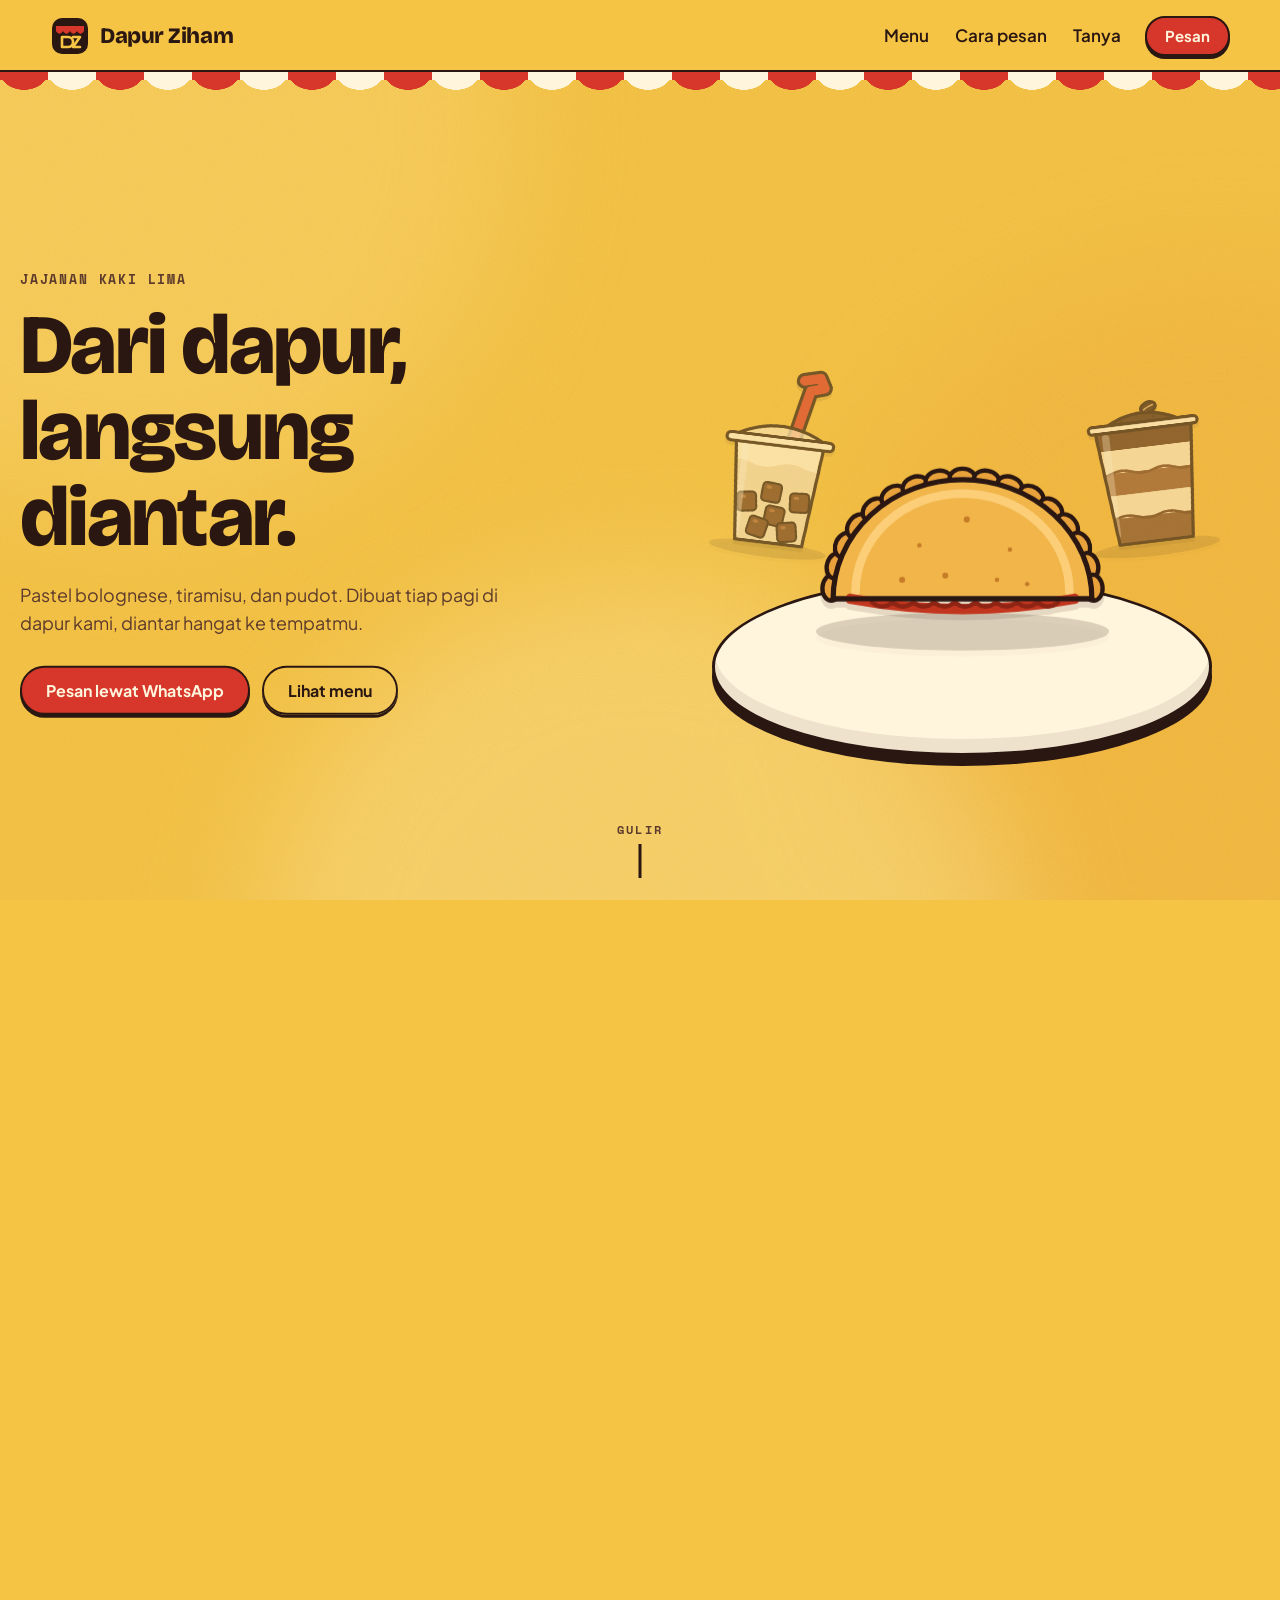
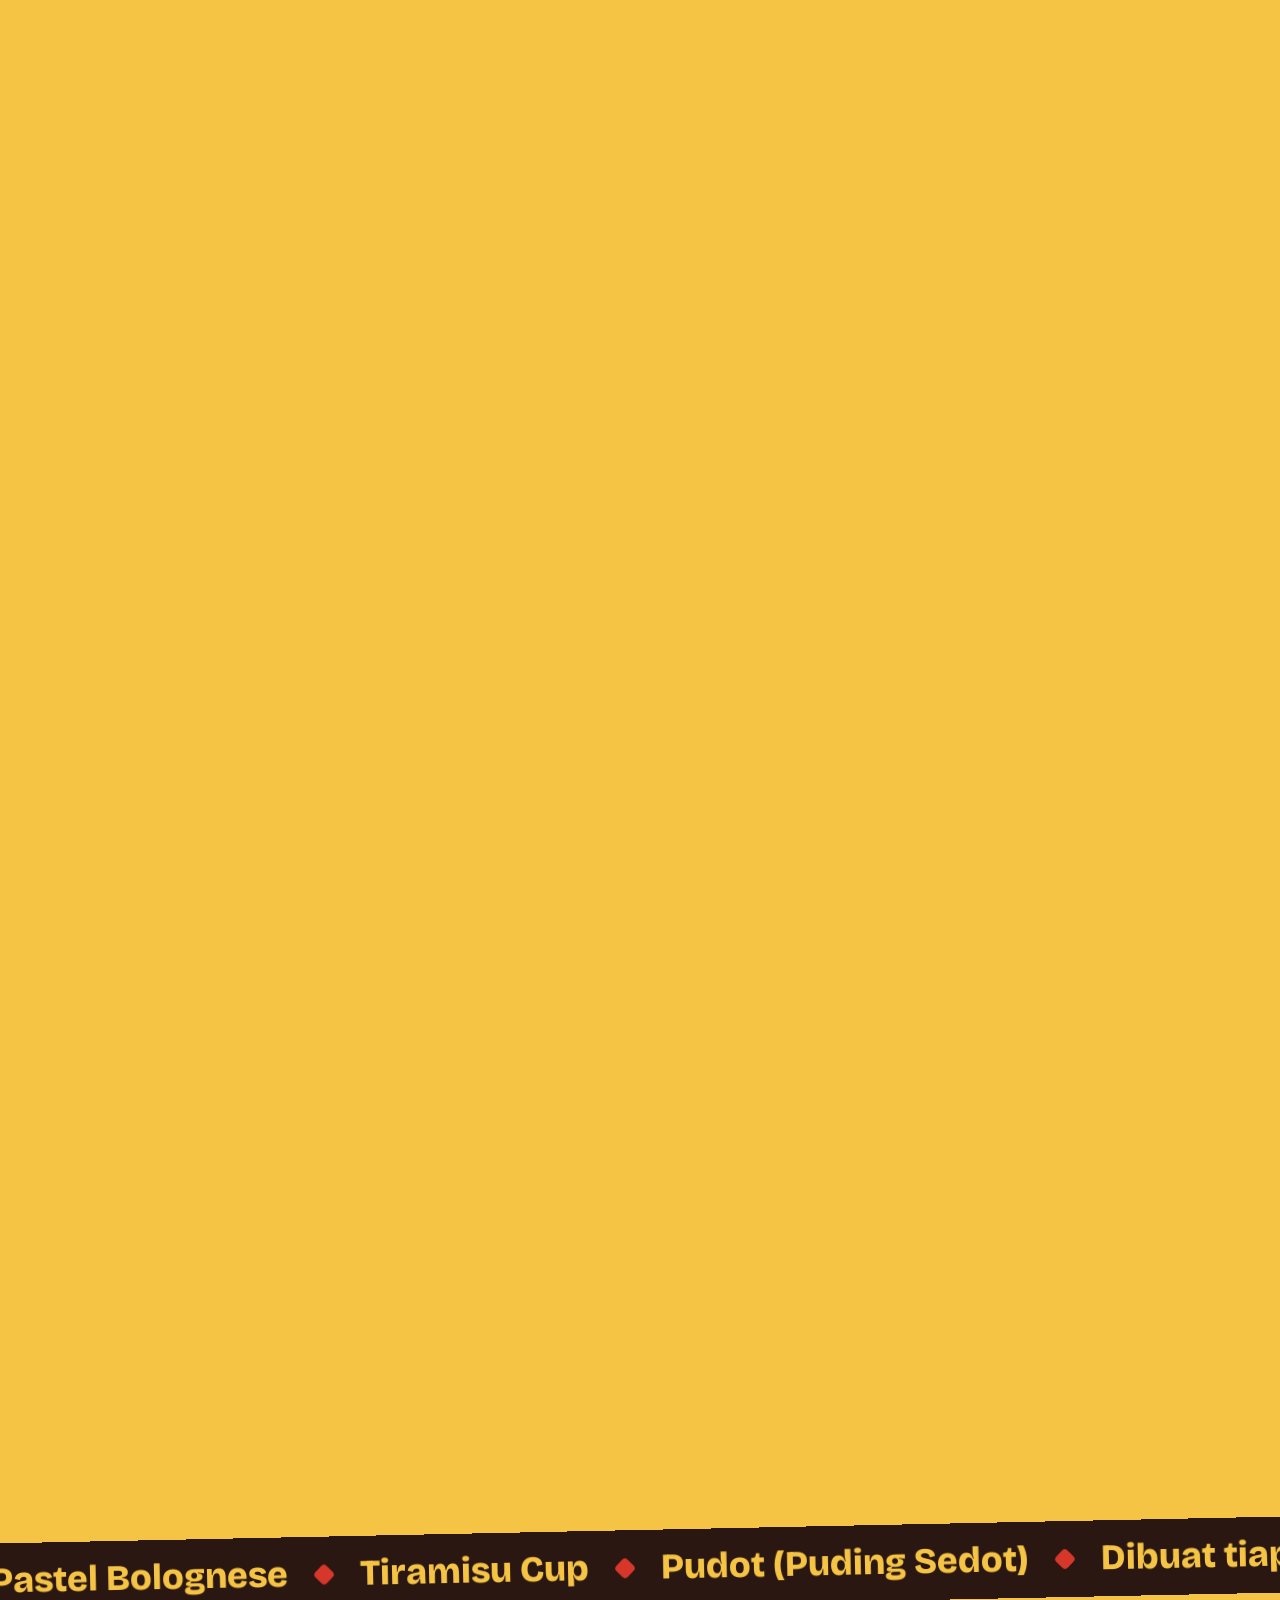
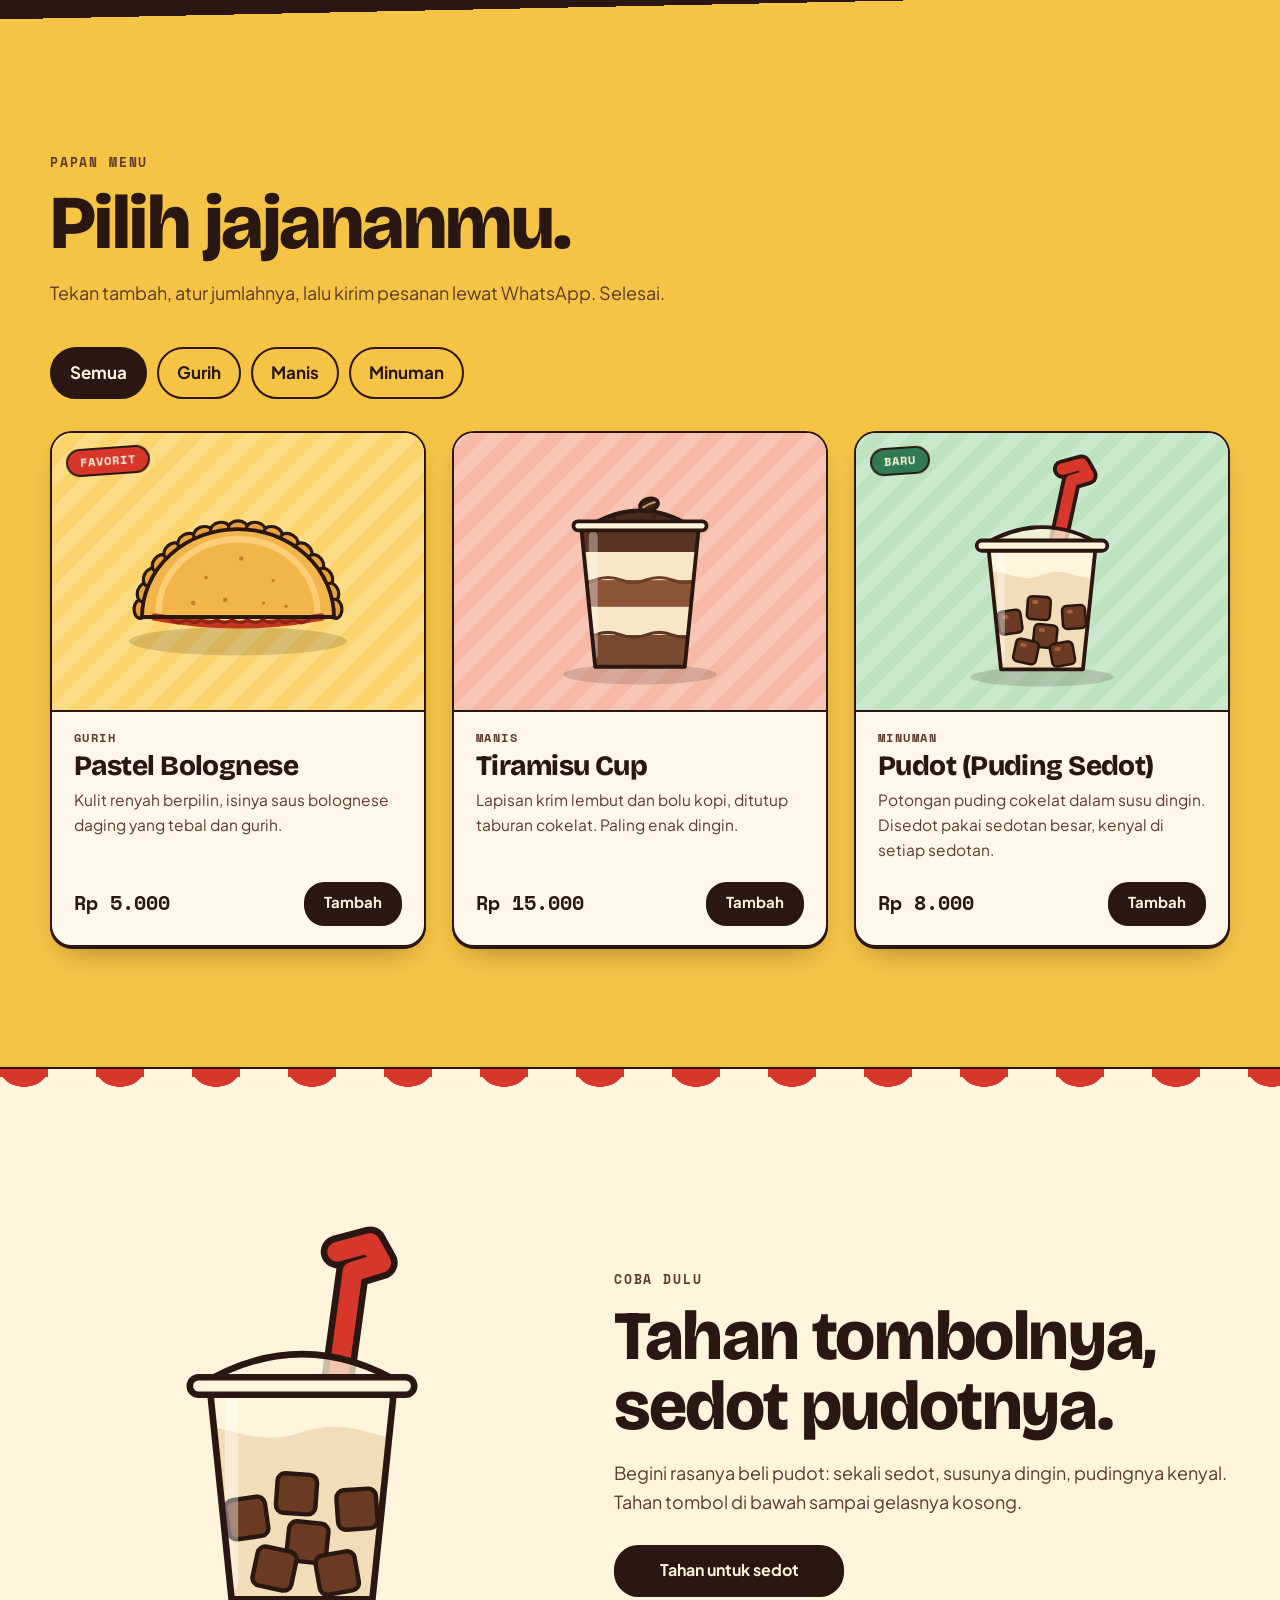
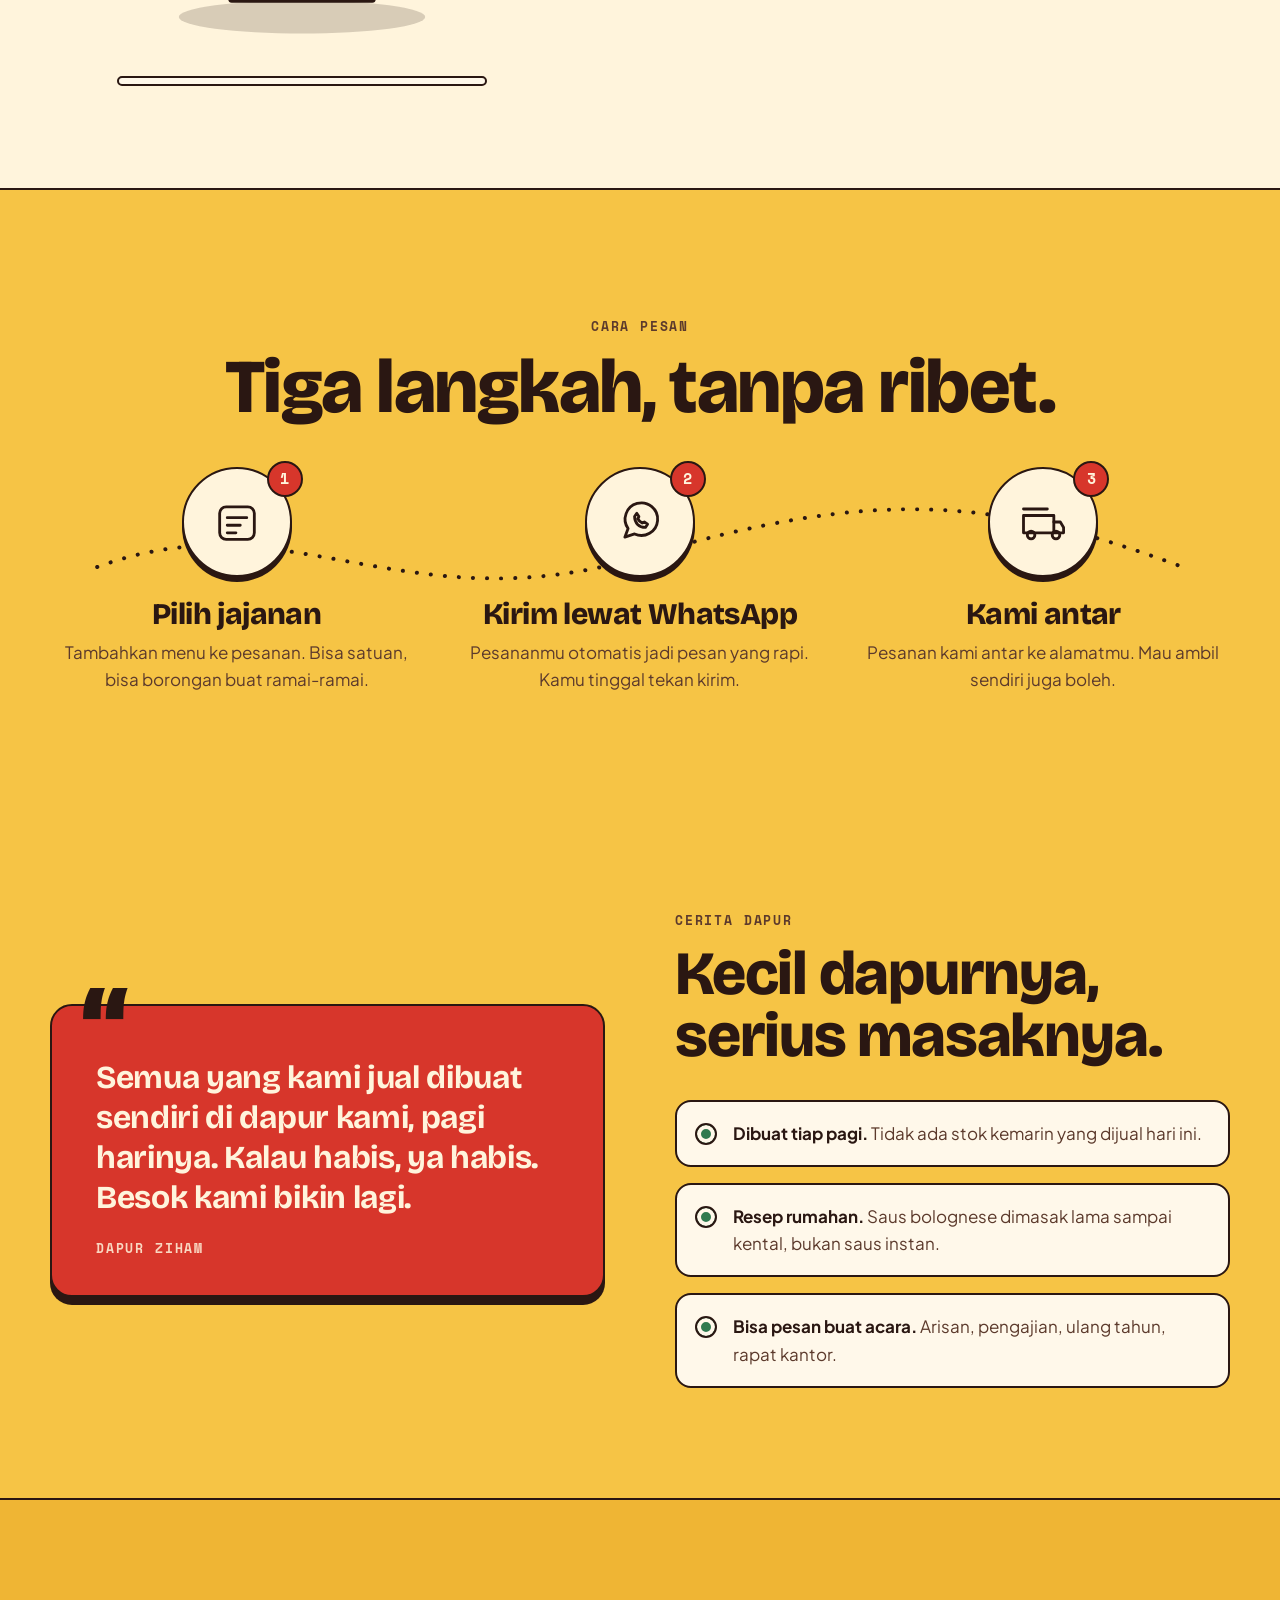
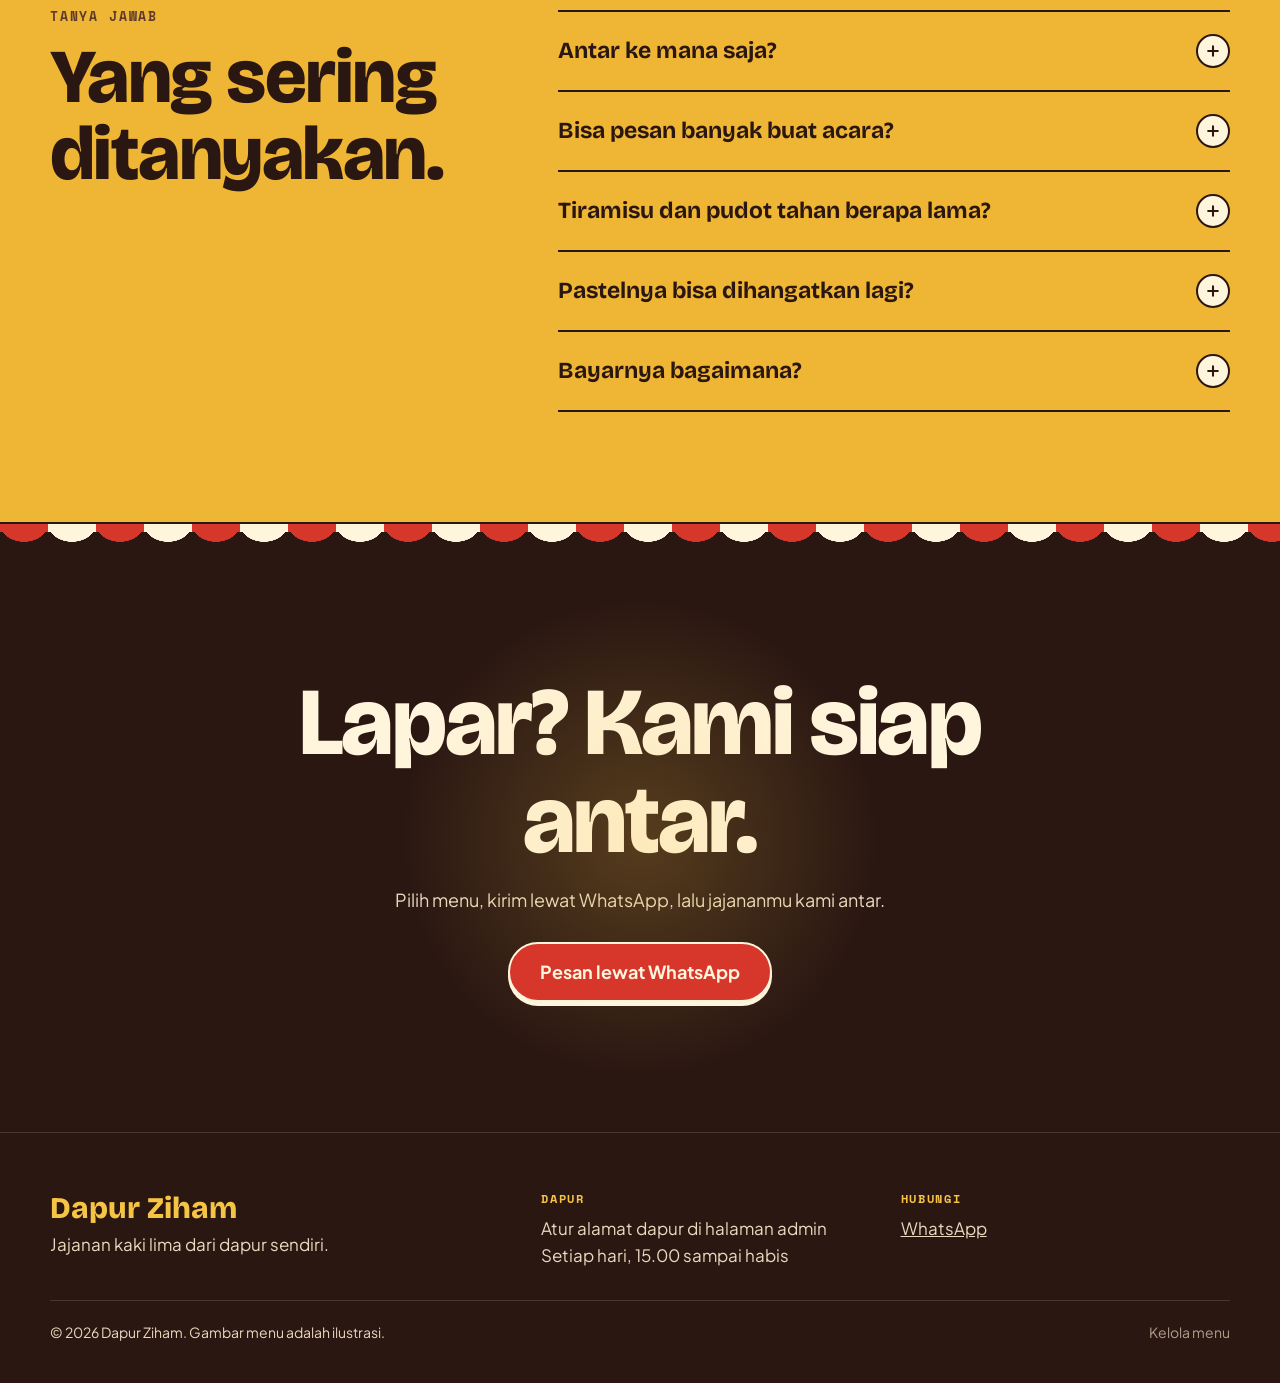
<file: dapur-ziham/index.html>
<!doctype html>
<html lang="id">
<head>
<meta charset="utf-8">
<meta name="viewport" content="width=device-width, initial-scale=1">
<title>Dapur Ziham | Pastel Bolognese, Tiramisu, Pudot</title>
<meta name="description" content="Jajanan kaki lima dari dapur sendiri. Pastel bolognese, tiramisu cup, dan pudot (puding sedot), dibuat tiap pagi. Pesan langsung lewat WhatsApp.">
<meta name="theme-color" content="#F6C445">
<meta property="og:title" content="Dapur Ziham">
<meta property="og:description" content="Dari dapur, langsung diantar. Pastel bolognese, tiramisu, dan pudot.">
<meta property="og:type" content="website">
<!-- DEPLOY STEP: ganti dengan URL live absolut -->
<meta property="og:image" content="assets/menu/pudot.svg">
<meta property="og:url" content="">
<link rel="icon" href="data:image/svg+xml,%3Csvg xmlns='http://www.w3.org/2000/svg' viewBox='0 0 64 64'%3E%3Crect width='64' height='64' rx='14' fill='%23F6C445'/%3E%3Cpath d='M8 14h48v8c-4 6-8 6-12 0-4 6-8 6-12 0-4 6-8 6-12 0-4 6-8 6-12 0z' fill='%23D7362B'/%3E%3Ctext x='32' y='52' font-family='Arial Black,Arial' font-weight='900' font-size='24' text-anchor='middle' fill='%232A1712'%3EDZ%3C/text%3E%3C/svg%3E">
<link rel="preconnect" href="https://fonts.googleapis.com">
<link rel="preconnect" href="https://fonts.gstatic.com" crossorigin>
<link href="https://fonts.googleapis.com/css2?family=Bricolage+Grotesque:opsz,wght@12..96,700;12..96,800&family=Plus+Jakarta+Sans:wght@400;600;700&family=Space+Mono:wght@700&display=swap" rel="stylesheet">
<link rel="stylesheet" href="assets/site.css">
<script>document.documentElement.classList.add('js')</script>
</head>
<body>
<a class="skip" href="#main">Langsung ke isi</a>

<div class="env" aria-hidden="true"><i class="blob b1"></i><i class="blob b2"></i><i class="blob b3"></i><i class="grain"></i></div>

<header class="topbar">
  <div class="awning" aria-hidden="true"></div>
  <nav class="nav" aria-label="Navigasi utama">
    <a class="logo" href="#top" aria-label="Dapur Ziham, ke atas">
      <svg viewBox="0 0 40 40" aria-hidden="true"><rect x="2" y="2" width="36" height="36" rx="10" fill="#2A1712"/><path d="M6 10h28v5c-2.4 3.6-4.6 3.6-7 0-2.4 3.6-4.6 3.6-7 0-2.4 3.6-4.6 3.6-7 0-2.4 3.6-4.6 3.6-7 0z" fill="#D7362B"/><path d="M12 31V21h6a5 5 0 0 1 0 10zM23 21h7l-7 10h7" fill="none" stroke="#F6C445" stroke-width="2.6" stroke-linecap="round" stroke-linejoin="round"/></svg>
      <span>Dapur Ziham</span>
    </a>
    <div class="nav-links">
      <a href="#menu">Menu</a>
      <a href="#cara-pesan">Cara pesan</a>
      <a href="#tanya">Tanya</a>
    </div>
    <a class="btn btn-accent btn-sm wa-link" href="#pesan">Pesan</a>
  </nav>
</header>

<main id="main" tabindex="-1">

<!-- HERO: pinned scroll journey on big screens, composed still hero on phones and reduced motion -->
<section class="hero" id="top" aria-label="Pembuka">
  <div class="stage">
    <div class="carousel" aria-hidden="true">
      <div class="plate"></div>
      <div class="dish" data-i="0"><img src="assets/menu/pastel-bolognese.svg" alt=""></div>
      <div class="dish" data-i="1"><img src="assets/menu/tiramisu.svg" alt=""></div>
      <div class="dish" data-i="2"><img src="assets/menu/pudot.svg" alt=""></div>
    </div>

    <div class="bands">
      <div class="band band-1" data-a="0" data-b="0.25" data-fx="rise">
        <p class="kicker">Jajanan kaki lima</p>
        <h1 class="split">Dari dapur, langsung diantar.</h1>
        <p class="lede">Pastel bolognese, tiramisu, dan pudot. Dibuat tiap pagi di dapur kami, diantar hangat ke tempatmu.</p>
        <div class="row">
          <a class="btn btn-accent wa-link" href="#pesan">Pesan lewat WhatsApp</a>
          <a class="btn btn-ghost" href="#menu">Lihat menu</a>
        </div>
      </div>
      <div class="band band-2" data-a="0.28" data-b="0.5" data-fx="punch">
        <p class="kicker"><span class="num">01</span> Pastel Bolognese</p>
        <h2 class="split">Kriuk dulu, baru gurih.</h2>
        <p class="lede">Kulit berpilin yang renyah, isinya saus daging tebal. Satu biasanya nggak cukup.</p>
      </div>
      <div class="band band-3" data-a="0.53" data-b="0.74" data-fx="soft">
        <p class="kicker"><span class="num">02</span> Tiramisu Cup</p>
        <h2 class="split">Lembut, berlapis, wangi kopi.</h2>
        <p class="lede">Krim dan bolu kopi bergantian sampai dasar cup. Makan dingin, pakai sendok kecil, pelan-pelan.</p>
      </div>
      <div class="band band-4" data-a="0.77" data-b="1" data-fx="sip">
        <p class="kicker"><span class="num">03</span> Pudot</p>
        <h2 class="split">Sedot. Kunyah. Ulangi.</h2>
        <p class="lede">Puding cokelat kenyal dalam susu dingin, lewat sedotan besar. Yang ini bikin antre.</p>
        <div class="row"><a class="btn btn-ghost" href="#menu">Pilih menumu</a></div>
      </div>
    </div>

    <div class="cue" aria-hidden="true"><span>Gulir</span><i></i></div>
  </div>
</section>

<div class="marquee" aria-hidden="true"><div class="track" id="marqueeTrack"></div></div>

<!-- MENU BOARD -->
<section class="menu-sec" id="menu" aria-labelledby="menuTitle">
  <div class="wrap">
    <div class="sec-head">
      <p class="kicker">Papan menu</p>
      <h2 id="menuTitle" class="reveal">Pilih jajananmu.</h2>
      <p class="sec-sub reveal">Tekan tambah, atur jumlahnya, lalu kirim pesanan lewat WhatsApp. Selesai.</p>
    </div>
    <div class="chips" id="chips" role="group" aria-label="Saring kategori"></div>
    <div class="grid" id="menuGrid" aria-live="polite"></div>
    <p class="menu-note" id="menuNote" hidden></p>
  </div>
</section>

<!-- THE INTERACTIVE MOMENT: sip the pudot -->
<section class="sip-sec" id="sedot" aria-labelledby="sipTitle">
  <div class="awning awning-edge" aria-hidden="true"></div>
  <div class="wrap sip-grid">
    <div class="sip-cup" aria-hidden="true">
      <svg viewBox="0 0 400 420" class="cup-svg">
        <defs>
          <clipPath id="sipClip"><path d="M116 170 L284 170 L264 364 L136 364 Z"/></clipPath>
        </defs>
        <ellipse cx="200" cy="380" rx="112" ry="15" fill="#2A1712" opacity=".18"/>
        <g class="straw">
          <path d="M232 48 L262 40 L272 58 L246 66 L214 300" fill="none" stroke="#2A1712" stroke-width="30" stroke-linejoin="round" stroke-linecap="round"/>
          <path d="M232 48 L262 40 L272 58 L246 66 L214 300" fill="none" stroke="#D7362B" stroke-width="18" stroke-linejoin="round" stroke-linecap="round"/>
          <path class="straw-fill" d="M232 48 L262 40 L272 58 L246 66 L214 300" fill="none" stroke="#F1DDB8" stroke-width="10" stroke-linejoin="round" stroke-linecap="round" pathLength="100"/>
        </g>
        <g clip-path="url(#sipClip)">
          <rect x="100" y="170" width="200" height="200" fill="#FFF4DC"/>
          <g class="liquid">
            <path d="M80 212 q30 -10 60 0 t60 0 t60 0 t60 0 V380 H80 Z" fill="#F1DDB8"/>
            <g class="cubes">
              <rect x="132" y="272" width="36" height="36" rx="7" fill="#6B3A22" stroke="#2A1712" stroke-width="4" transform="rotate(-8 150 290)"/>
              <rect x="187" y="294" width="36" height="36" rx="7" fill="#6B3A22" stroke="#2A1712" stroke-width="4" transform="rotate(6 205 312)"/>
              <rect x="232" y="264" width="36" height="36" rx="7" fill="#6B3A22" stroke="#2A1712" stroke-width="4" transform="rotate(-4 250 282)"/>
              <rect x="157" y="318" width="36" height="36" rx="7" fill="#6B3A22" stroke="#2A1712" stroke-width="4" transform="rotate(12 175 336)"/>
              <rect x="214" y="322" width="36" height="36" rx="7" fill="#6B3A22" stroke="#2A1712" stroke-width="4" transform="rotate(-10 232 340)"/>
              <rect x="177" y="250" width="36" height="36" rx="7" fill="#6B3A22" stroke="#2A1712" stroke-width="4" transform="rotate(4 195 268)"/>
            </g>
          </g>
          <rect x="130" y="180" width="12" height="176" rx="6" fill="#fff" opacity=".4"/>
        </g>
        <path d="M116 170 L284 170 L264 364 L136 364 Z" fill="none" stroke="#2A1712" stroke-width="6" stroke-linejoin="round"/>
        <path d="M106 170 Q200 112 294 170 Z" fill="#FFF4DC" fill-opacity=".75" stroke="#2A1712" stroke-width="6" stroke-linejoin="round"/>
        <rect x="98" y="162" width="204" height="16" rx="8" fill="#FFF4DC" stroke="#2A1712" stroke-width="6"/>
      </svg>
      <div class="sip-meter"><i></i></div>
    </div>
    <div class="sip-copy">
      <p class="kicker">Coba dulu</p>
      <h2 id="sipTitle" class="reveal"><span class="sip-before">Tahan tombolnya, sedot pudotnya.</span><span class="sip-after">Habis. Cepat banget, kan?</span></h2>
      <p class="sec-sub sip-before-p">Begini rasanya beli pudot: sekali sedot, susunya dingin, pudingnya kenyal. Tahan tombol di bawah sampai gelasnya kosong.</p>
      <p class="sec-sub sip-after-p">Untung yang asli bisa dipesan lagi. Satu pudot langsung masuk ke pesananmu kalau kamu mau.</p>
      <div class="row">
        <button class="btn btn-ink hold" id="holdBtn" type="button"><span class="hold-fill" aria-hidden="true"></span><span class="hold-label">Tahan untuk sedot</span></button>
        <button class="btn btn-accent sip-add" id="sipAdd" type="button">Tambah pudot ke pesanan</button>
      </div>
    </div>
  </div>
</section>

<!-- HOW TO ORDER -->
<section class="steps-sec" id="cara-pesan" aria-labelledby="stepsTitle">
  <div class="wrap">
    <div class="sec-head center">
      <p class="kicker">Cara pesan</p>
      <h2 id="stepsTitle" class="reveal">Tiga langkah, tanpa ribet.</h2>
    </div>
    <div class="steps">
      <svg class="steps-line" viewBox="0 0 1000 120" preserveAspectRatio="none" aria-hidden="true">
        <path d="M40 70 C 200 0, 300 130, 500 60 S 800 0, 960 70"/>
      </svg>
      <article class="step">
        <div class="step-ico" aria-hidden="true"><svg viewBox="0 0 48 48"><rect x="8" y="10" width="32" height="30" rx="6"/><path d="M15 20h18M15 27h12M15 34h8"/></svg></div>
        <span class="step-n">1</span>
        <h3>Pilih jajanan</h3>
        <p>Tambahkan menu ke pesanan. Bisa satuan, bisa borongan buat ramai-ramai.</p>
      </article>
      <article class="step">
        <div class="step-ico" aria-hidden="true"><svg viewBox="0 0 48 48"><path d="M10 38l3-8a15 15 0 1 1 6 5z"/><path d="M19 19c0 6 4 10 10 10l2-3-3-2-2 1c-2-1-3-2-4-4l1-2-2-3z"/></svg></div>
        <span class="step-n">2</span>
        <h3>Kirim lewat WhatsApp</h3>
        <p>Pesananmu otomatis jadi pesan yang rapi. Kamu tinggal tekan kirim.</p>
      </article>
      <article class="step">
        <div class="step-ico" aria-hidden="true"><svg viewBox="0 0 48 48"><path d="M6 18h28v16H6z"/><path d="M34 24h6l3 5v5h-9"/><circle cx="13" cy="36" r="3.5"/><circle cx="36" cy="36" r="3.5"/><path d="M6 12h22"/></svg></div>
        <span class="step-n">3</span>
        <h3>Kami antar</h3>
        <p>Pesanan kami antar ke alamatmu. Mau ambil sendiri juga boleh.</p>
      </article>
    </div>
  </div>
</section>

<!-- STORY -->
<section class="story-sec" aria-labelledby="storyTitle">
  <div class="wrap story-grid">
    <figure class="story-card reveal">
      <blockquote>
        <p>Semua yang kami jual dibuat sendiri di dapur kami, pagi harinya. Kalau habis, ya habis. Besok kami bikin lagi.</p>
      </blockquote>
      <figcaption>Dapur Ziham</figcaption>
    </figure>
    <div class="story-copy">
      <p class="kicker">Cerita dapur</p>
      <h2 id="storyTitle" class="reveal">Kecil dapurnya, serius masaknya.</h2>
      <ul class="facts">
        <li class="reveal"><b>Dibuat tiap pagi.</b> Tidak ada stok kemarin yang dijual hari ini.</li>
        <li class="reveal"><b>Resep rumahan.</b> Saus bolognese dimasak lama sampai kental, bukan saus instan.</li>
        <li class="reveal"><b>Bisa pesan buat acara.</b> Arisan, pengajian, ulang tahun, rapat kantor.</li>
      </ul>
    </div>
  </div>
</section>

<!-- FAQ -->
<section class="faq-sec" id="tanya" aria-labelledby="faqTitle">
  <div class="wrap faq-grid">
    <div class="sec-head">
      <p class="kicker">Tanya jawab</p>
      <h2 id="faqTitle" class="reveal">Yang sering ditanyakan.</h2>
    </div>
    <div class="faq">
      <details><summary>Antar ke mana saja?</summary><p>Kami antar dari dapur di <span data-set="address"></span>. Kirim alamatmu lewat WhatsApp, kami kabari bisa diantar atau tidak, plus ongkirnya. Buka <span data-set="hours"></span>.</p></details>
      <details><summary>Bisa pesan banyak buat acara?</summary><p>Bisa. Kirim jumlah dan tanggalnya lewat WhatsApp, sebaiknya sehari sebelumnya supaya kami sempat masak.</p></details>
      <details><summary>Tiramisu dan pudot tahan berapa lama?</summary><p>Paling enak dimakan hari itu juga. Kalau mau disimpan, taruh di kulkas dan habiskan besoknya.</p></details>
      <details><summary>Pastelnya bisa dihangatkan lagi?</summary><p>Bisa. Panaskan sebentar di teflon tanpa minyak atau di oven, kulitnya renyah lagi.</p></details>
      <details><summary>Bayarnya bagaimana?</summary><p>Tanyakan saat kirim pesanan lewat WhatsApp, nanti kami jelaskan pilihan bayarnya.</p></details>
    </div>
  </div>
</section>

<!-- FINAL CTA -->
<section class="final-sec" id="pesan" aria-labelledby="finalTitle">
  <div class="awning awning-edge" aria-hidden="true"></div>
  <div class="wrap final-inner">
    <h2 id="finalTitle" class="reveal">Lapar? Kami siap antar.</h2>
    <p class="sec-sub reveal">Pilih menu, kirim lewat WhatsApp, lalu jajananmu kami antar.</p>
    <div class="row center">
      <button class="btn btn-accent btn-lg" type="button" data-open-cart>Pesan lewat WhatsApp</button>
    </div>
  </div>
</section>

</main>

<footer class="footer">
  <div class="wrap foot-grid">
    <div>
      <p class="foot-brand">Dapur Ziham</p>
      <p class="foot-sub">Jajanan kaki lima dari dapur sendiri.</p>
    </div>
    <div>
      <p class="foot-h">Dapur</p>
      <p><span data-set="address"></span><br><span data-set="hours"></span></p>
    </div>
    <div>
      <p class="foot-h">Hubungi</p>
      <p><a class="wa-direct" href="#pesan" target="_blank" rel="noopener">WhatsApp</a><span class="ig-wrap" hidden> · <a id="igLink" href="#" rel="noopener" target="_blank">Instagram</a></span></p>
    </div>
  </div>
  <div class="wrap foot-base">
    <p>© <span id="year"></span> Dapur Ziham. Gambar menu adalah ilustrasi.</p>
    <a class="admin-link" href="admin.html">Kelola menu</a>
  </div>
</footer>

<!-- CART -->
<button class="cart-pill" id="cartPill" type="button" aria-haspopup="dialog" hidden>
  <svg viewBox="0 0 24 24" aria-hidden="true"><path d="M5 8h14l-1.4 11.2a2 2 0 0 1-2 1.8H8.4a2 2 0 0 1-2-1.8z"/><path d="M9 8V6a3 3 0 0 1 6 0v2"/></svg>
  <span id="cartCount">0</span> item · <b id="cartTotal">Rp 0</b>
  <span class="cart-pill-go">Lihat pesanan</span>
</button>

<dialog class="cart" id="cart" aria-labelledby="cartTitle">
  <form method="dialog" class="cart-inner" id="cartForm">
    <div class="cart-head">
      <h2 id="cartTitle">Pesananmu</h2>
      <button class="icon-btn" value="close" aria-label="Tutup">×</button>
    </div>
    <ul class="cart-list" id="cartList"></ul>
    <p class="cart-empty" id="cartEmpty">Belum ada yang dipilih. Tambahkan dari papan menu dulu, ya.</p>
    <div class="cart-fields">
      <label>Nama kamu<input name="nama" autocomplete="name" placeholder="Misalnya: Rina" required></label>
      <fieldset class="seg">
        <legend>Cara terima</legend>
        <label><input type="radio" name="cara" value="Minta diantar" checked><span>Minta diantar</span></label>
        <label><input type="radio" name="cara" value="Ambil sendiri"><span>Ambil sendiri</span></label>
      </fieldset>
      <label class="addr-field">Alamat antar<input name="alamat" autocomplete="street-address" placeholder="Jalan, nomor rumah, patokan"></label>
      <label>Catatan<input name="catatan" placeholder="Misalnya: pastelnya dipisah, ya"></label>
    </div>
    <div class="cart-foot">
      <p class="cart-sum">Total <b id="cartSum">Rp 0</b></p>
      <button class="btn btn-accent btn-lg" id="sendWa" type="button">Kirim lewat WhatsApp</button>
      <p class="cart-fine">WhatsApp akan terbuka dengan pesanan yang sudah tertulis. Kamu tinggal tekan kirim.</p>
    </div>
  </form>
</dialog>

<div class="preview-flag" id="previewFlag" hidden>Mode pratinjau: ini draf admin, belum terbit.</div>

<script src="assets/menu-store.js"></script>
<script src="assets/site.js"></script>
</body>
</html>
</file>
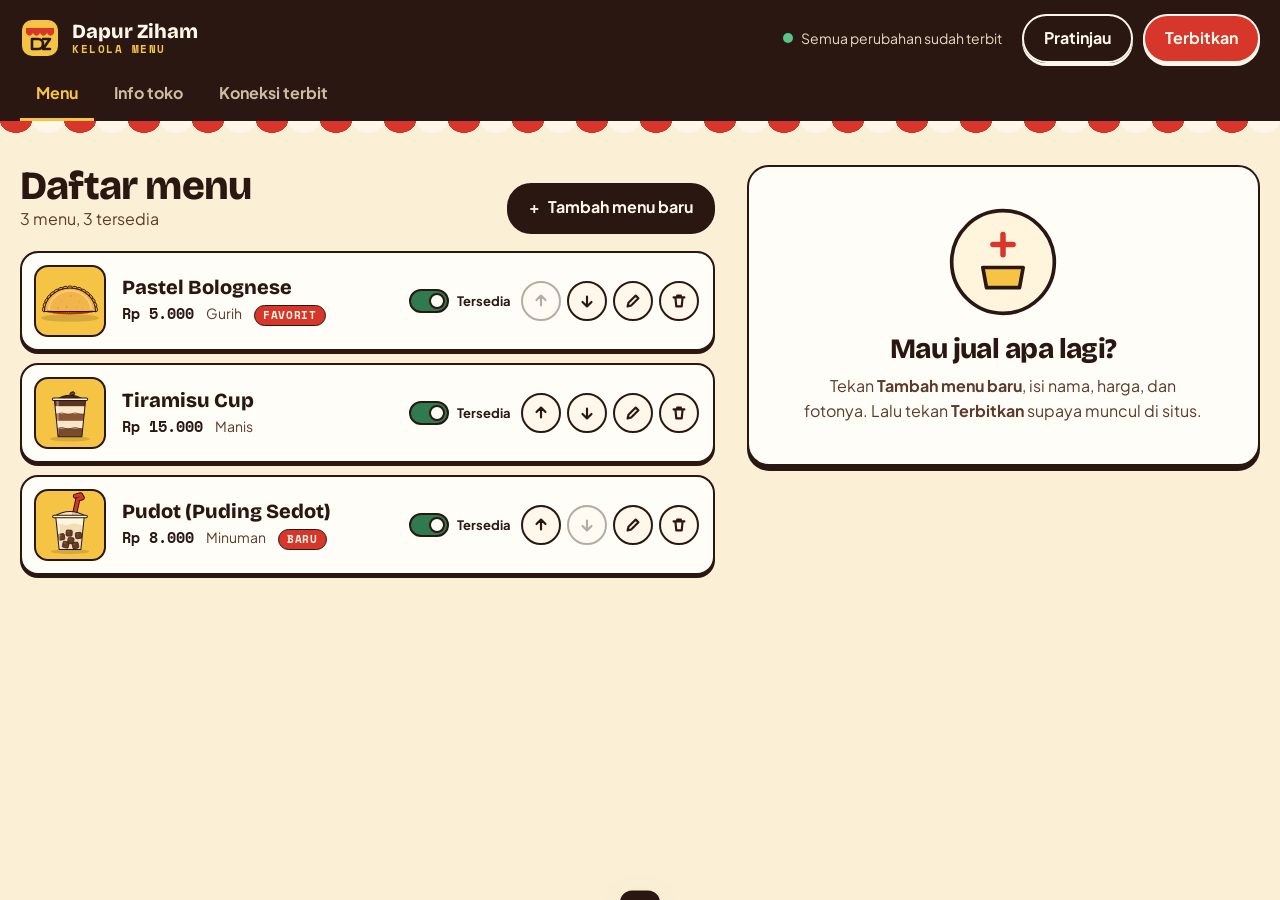
<file: dapur-ziham/admin.html>
<!doctype html>
<html lang="id">
<head>
<meta charset="utf-8">
<meta name="viewport" content="width=device-width, initial-scale=1">
<meta name="robots" content="noindex, nofollow">
<title>Kelola Menu | Dapur Ziham</title>
<meta name="description" content="Halaman pengelola menu Dapur Ziham.">
<meta name="theme-color" content="#2A1712">
<link rel="icon" href="data:image/svg+xml,%3Csvg xmlns='http://www.w3.org/2000/svg' viewBox='0 0 64 64'%3E%3Crect width='64' height='64' rx='14' fill='%232A1712'/%3E%3Cpath d='M8 14h48v8c-4 6-8 6-12 0-4 6-8 6-12 0-4 6-8 6-12 0-4 6-8 6-12 0z' fill='%23D7362B'/%3E%3Ctext x='32' y='52' font-family='Arial Black,Arial' font-weight='900' font-size='24' text-anchor='middle' fill='%23F6C445'%3EDZ%3C/text%3E%3C/svg%3E">
<link rel="preconnect" href="https://fonts.googleapis.com">
<link rel="preconnect" href="https://fonts.gstatic.com" crossorigin>
<link href="https://fonts.googleapis.com/css2?family=Bricolage+Grotesque:opsz,wght@12..96,700;12..96,800&family=Plus+Jakarta+Sans:wght@400;600;700&family=Space+Mono:wght@700&display=swap" rel="stylesheet">
<link rel="stylesheet" href="assets/admin.css">
</head>
<body>
<a class="skip" href="#main">Langsung ke isi</a>
<header class="bar">
  <div class="bar-in">
    <a class="brand" href="index.html" title="Buka situs">
      <svg viewBox="0 0 40 40" aria-hidden="true"><rect x="2" y="2" width="36" height="36" rx="10" fill="#F6C445"/><path d="M6 10h28v5c-2.4 3.6-4.6 3.6-7 0-2.4 3.6-4.6 3.6-7 0-2.4 3.6-4.6 3.6-7 0-2.4 3.6-4.6 3.6-7 0z" fill="#D7362B"/><path d="M12 31V21h6a5 5 0 0 1 0 10zM23 21h7l-7 10h7" fill="none" stroke="#2A1712" stroke-width="2.6" stroke-linecap="round" stroke-linejoin="round"/></svg>
      <span><b>Dapur Ziham</b><small>Kelola menu</small></span>
    </a>
    <p class="status" id="status" role="status"><i></i><span>Memuat…</span></p>
    <div class="bar-actions">
      <a class="btn btn-ghost" id="previewBtn" href="index.html?preview=1" target="_blank" rel="noopener">Pratinjau</a>
      <button class="btn btn-accent" id="publishBtn" type="button">Terbitkan</button>
    </div>
  </div>
  <nav class="tabs" role="tablist" aria-label="Bagian admin">
    <button role="tab" id="tab-menu" aria-controls="panel-menu" aria-selected="true">Menu</button>
    <button role="tab" id="tab-toko" aria-controls="panel-toko" aria-selected="false" tabindex="-1">Info toko</button>
    <button role="tab" id="tab-terbit" aria-controls="panel-terbit" aria-selected="false" tabindex="-1">Koneksi terbit</button>
  </nav>
</header>

<main id="main" tabindex="-1">
  <div class="banner" id="draftBanner" hidden>
    <p>Kamu sedang melanjutkan <b>draf yang belum terbit</b> di perangkat ini.</p>
    <button class="btn btn-sm btn-ghost" id="discardDraft" type="button">Buang draf, muat versi terbit</button>
  </div>

  <!-- MENU -->
  <section class="panel" id="panel-menu" role="tabpanel" aria-labelledby="tab-menu">
    <div class="menu-layout">
      <div class="list-col">
        <div class="list-head">
          <div>
            <h1>Daftar menu</h1>
            <p class="muted" id="countLine">0 menu</p>
          </div>
          <button class="btn btn-ink" id="addBtn" type="button"><span aria-hidden="true">+</span> Tambah menu baru</button>
        </div>
        <ol class="items" id="items"></ol>
        <p class="empty" id="emptyList" hidden>Belum ada menu. Tekan <b>Tambah menu baru</b> untuk mulai.</p>
      </div>

      <aside class="editor-col" aria-labelledby="editorTitle">
        <form class="editor" id="editor" novalidate hidden>
          <div class="editor-head">
            <h2 id="editorTitle">Menu baru</h2>
            <button class="icon-btn" type="button" id="closeEditor" aria-label="Tutup editor">×</button>
          </div>

          <label class="field">Nama menu <em>wajib</em>
            <input name="name" maxlength="60" placeholder="Misalnya: Risol Mayo" required>
          </label>

          <div class="two">
            <label class="field">Kategori
              <select name="category" id="catSelect"></select>
            </label>
            <label class="field">Harga <em>wajib</em>
              <span class="prefix"><span>Rp</span><input name="price" type="number" inputmode="numeric" min="0" step="500" placeholder="5000" required></span>
            </label>
          </div>
          <label class="field" id="newCatField" hidden>Nama kategori baru
            <input name="newCategory" maxlength="30" placeholder="Misalnya: Gorengan">
          </label>

          <label class="field">Deskripsi singkat <span class="count" id="descCount">0/160</span>
            <textarea name="desc" rows="3" maxlength="160" placeholder="Satu atau dua kalimat yang bikin orang lapar."></textarea>
          </label>

          <div class="field">
            <span>Foto</span>
            <div class="drop" id="drop" tabindex="0" role="button" aria-describedby="dropHint">
              <img id="photoPreview" alt="" hidden>
              <span class="drop-txt" id="dropHint">Ketuk untuk pilih foto, atau seret foto ke sini.<br><small>Foto otomatis dikecilkan supaya situs tetap cepat.</small></span>
              <input type="file" id="photoInput" accept="image/*" hidden>
            </div>
            <button class="link-btn" type="button" id="removePhoto" hidden>Hapus foto</button>
          </div>

          <div class="two">
            <label class="field">Label
              <select name="badge">
                <option value="">Tanpa label</option>
                <option>Favorit</option>
                <option>Baru</option>
                <option>Terlaris</option>
                <option>Promo</option>
              </select>
            </label>
            <div class="field">
              <span>Ketersediaan</span>
              <label class="switch"><input type="checkbox" name="available" checked><i aria-hidden="true"></i><span class="sw-on">Tersedia</span><span class="sw-off">Habis hari ini</span></label>
            </div>
          </div>

          <p class="form-err" id="formErr" role="alert" hidden></p>

          <div class="editor-actions">
            <button class="btn btn-accent" type="submit" id="saveItem">Simpan ke daftar</button>
            <button class="btn btn-ghost" type="button" id="cancelEdit">Batal</button>
          </div>

          <div class="preview">
            <p class="preview-label">Tampilan di situs</p>
            <article class="pcard" id="pcard"></article>
          </div>
        </form>

        <div class="editor-idle" id="editorIdle">
          <svg viewBox="0 0 120 120" aria-hidden="true"><circle cx="60" cy="60" r="56" fill="#FFF4DC" stroke="#2A1712" stroke-width="4"/><path d="M38 66h44l-4 22H42z" fill="#F6C445" stroke="#2A1712" stroke-width="4" stroke-linejoin="round"/><path d="M60 30v22M49 41h22" stroke="#D7362B" stroke-width="6" stroke-linecap="round"/></svg>
          <h2>Mau jual apa lagi?</h2>
          <p>Tekan <b>Tambah menu baru</b>, isi nama, harga, dan fotonya. Lalu tekan <b>Terbitkan</b> supaya muncul di situs.</p>
        </div>
      </aside>
    </div>
  </section>

  <!-- STORE INFO -->
  <section class="panel" id="panel-toko" role="tabpanel" aria-labelledby="tab-toko" hidden>
    <div class="narrow">
      <h1>Info toko</h1>
      <p class="muted">Dipakai di tombol pesan, tanya jawab, dan bagian bawah situs.</p>
      <form class="card-form" id="storeForm" novalidate>
        <label class="field">Nomor WhatsApp <em>wajib</em>
          <input name="whatsapp" inputmode="tel" placeholder="0812xxxxxxx atau 62812xxxxxxx">
          <small class="hint" id="waHint">Pesanan dari situs akan dikirim ke nomor ini.</small>
        </label>
        <label class="field">Alamat dapur
          <input name="address" maxlength="120" placeholder="Misalnya: Jl. Melati No. 5, Bekasi">
        </label>
        <label class="field">Jam buka
          <input name="hours" maxlength="80" placeholder="Misalnya: Setiap hari, 15.00 sampai habis">
        </label>
        <label class="field">Instagram <span class="muted">(boleh kosong)</span>
          <input name="instagram" maxlength="60" placeholder="@dapurziham">
        </label>
      </form>

      <h2 class="h2">Kategori</h2>
      <p class="muted">Kategori yang dipakai menu tidak bisa dihapus. Pindahkan menunya dulu.</p>
      <ul class="cats" id="cats"></ul>
      <form class="cat-add" id="catAdd">
        <label class="sr" for="catNew">Kategori baru</label>
        <input id="catNew" maxlength="30" placeholder="Kategori baru, misalnya: Gorengan">
        <button class="btn btn-ink btn-sm" type="submit">Tambah</button>
      </form>
    </div>
  </section>

  <!-- PUBLISH CONNECTION -->
  <section class="panel" id="panel-terbit" role="tabpanel" aria-labelledby="tab-terbit" hidden>
    <div class="narrow">
      <h1>Koneksi terbit</h1>
      <p class="muted">Situs ini tidak punya server. Tombol <b>Terbitkan</b> menyimpan menu langsung ke GitHub, tempat file situs disimpan. Situs akan menampilkan menu baru dalam satu sampai dua menit.</p>

      <details class="howto">
        <summary>Cara membuat kunci GitHub (sekali saja, 3 menit)</summary>
        <ol>
          <li>Buka <a href="https://github.com/settings/personal-access-tokens/new" target="_blank" rel="noopener">github.com/settings/personal-access-tokens/new</a> dan masuk ke akun GitHub kamu.</li>
          <li>Isi nama bebas, misalnya <i>Admin Dapur Ziham</i>. Pilih masa berlaku, misalnya 1 tahun.</li>
          <li>Di <b>Repository access</b>, pilih <b>Only select repositories</b>, lalu pilih repo situs ini.</li>
          <li>Di <b>Permissions</b>, buka <b>Repository permissions</b>, cari <b>Contents</b>, ubah jadi <b>Read and write</b>.</li>
          <li>Tekan <b>Generate token</b>, salin kodenya, lalu tempel di kolom <b>Kunci GitHub</b> di bawah.</li>
        </ol>
        <p>Kunci hanya disimpan di browser perangkat ini. Jangan bagikan ke siapa pun.</p>
      </details>

      <form class="card-form" id="ghForm" novalidate>
        <div class="two">
          <label class="field">Pemilik repo<input name="owner" placeholder="azziham" autocomplete="off"></label>
          <label class="field">Nama repo<input name="repo" placeholder="WebsiteTesting" autocomplete="off"></label>
        </div>
        <div class="two">
          <label class="field">Branch<input name="branch" placeholder="main" autocomplete="off"></label>
          <label class="field">Folder situs<input name="folder" placeholder="dapur-ziham" autocomplete="off"><small class="hint">Kosongkan kalau situs ada di akar repo.</small></label>
        </div>
        <label class="field">Kunci GitHub
          <span class="prefix reveal-wrap"><input name="token" type="password" autocomplete="off" spellcheck="false" placeholder="github_pat_..."><button class="link-btn" type="button" id="toggleToken">Lihat</button></span>
        </label>
        <div class="row">
          <button class="btn btn-ink" type="button" id="testGh">Tes koneksi</button>
          <button class="link-btn" type="button" id="forgetGh">Hapus kunci dari perangkat ini</button>
        </div>
        <p class="gh-result" id="ghResult" role="status"></p>
      </form>

      <h2 class="h2">Cadangan manual</h2>
      <p class="muted">Tanpa GitHub, kamu tetap bisa mengunduh file menu lalu menaruhnya di folder <code>data/</code> situs saat upload ke hosting.</p>
      <div class="row">
        <button class="btn btn-ghost" type="button" id="exportBtn">Unduh menu.json</button>
        <label class="btn btn-ghost">Impor menu.json<input type="file" id="importInput" accept="application/json,.json" hidden></label>
      </div>
    </div>
  </section>
</main>

<dialog class="pub" id="pubDialog" aria-labelledby="pubTitle">
  <div class="pub-in">
    <h2 id="pubTitle">Menerbitkan menu…</h2>
    <ol class="pub-log" id="pubLog"></ol>
    <div class="row end"><button class="btn btn-ink" id="pubClose" type="button" disabled>Tutup</button></div>
  </div>
</dialog>

<div class="toast" id="toast" role="status" aria-live="polite"></div>

<script src="assets/menu-store.js"></script>
<script src="assets/admin.js"></script>
</body>
</html>
</file>
<file: dapur-ziham/assets/site.css>
/* Dapur Ziham: a street cart painted yellow, cocoa ink, chili red in rare doses. */
:root{
  --canvas:#F6C445;
  --canvas-deep:#EFB534;
  --paper:#FFF4DC;
  --panel:#FFF8EA;
  --ink:#2A1712;
  --ink-2:#5C3A2C;
  --accent:#D7362B;
  --accent-hover:#B92A20;
  --accent-muted:rgba(215,54,43,.18);
  --pandan:#2F7A4F;
  --line:rgba(42,23,18,.55);

  --f-display:"Bricolage Grotesque", "Arial Black", sans-serif;
  --f-body:"Plus Jakarta Sans", system-ui, sans-serif;
  --f-mono:"Space Mono", ui-monospace, monospace;

  --ease-out:cubic-bezier(.22,1,.36,1);
  --ease-spring:cubic-bezier(.34,1.56,.64,1);

  --r:22px;
  --shadow:0 2px 0 var(--ink), 0 14px 30px -14px rgba(42,23,18,.45);
  --nav-h:72px;
  --awning-h:26px;
}

*,*::before,*::after{box-sizing:border-box}
[hidden]:not(.cart-pill){display:none!important}
html{overflow-x:hidden;overflow-x:clip;scroll-behavior:smooth;scroll-padding-top:calc(var(--nav-h) + var(--awning-h) + 12px)}
body{margin:0;overflow-x:hidden;overflow-x:clip;background:var(--canvas);color:var(--ink);font:400 17px/1.6 var(--f-body);-webkit-font-smoothing:antialiased;animation:pageIn .7s var(--ease-out) both}
@keyframes pageIn{from{opacity:0}to{opacity:1}}
img{max-width:100%;display:block}
a{color:inherit}
h1,h2,h3{font-family:var(--f-display);font-weight:800;line-height:1.02;letter-spacing:-.02em;margin:0}
p{margin:0}
button,input{font:inherit;color:inherit}
:focus-visible{outline:3px solid var(--accent);outline-offset:3px;border-radius:8px}
main:focus{outline:none}
.skip{position:absolute;left:12px;top:-60px;z-index:100;background:var(--ink);color:var(--paper);padding:10px 16px;border-radius:10px;text-decoration:none;transition:top .3s var(--ease-out)}
.skip:focus{top:12px}
.wrap{width:min(1180px, 100% - 40px);margin-inline:auto}
.kicker{font:700 13px/1 var(--f-mono);letter-spacing:.14em;text-transform:uppercase;color:var(--ink-2);margin-bottom:16px;display:flex;gap:10px;align-items:baseline}
.kicker .num{color:var(--accent)}
.row{display:flex;flex-wrap:wrap;gap:12px;margin-top:28px;align-items:center}
.row.center{justify-content:center}
.sec-head{margin-bottom:40px}
.sec-head.center{text-align:center}
.sec-head.center .kicker{justify-content:center}
.sec-head h2{font-size:clamp(40px,6vw,76px)}
.sec-sub{max-width:52ch;margin-top:16px;font-size:18px;color:var(--ink-2)}
.center .sec-sub{margin-inline:auto}

/* ---------- buttons ---------- */
.btn{--bg:var(--paper);--fg:var(--ink);position:relative;display:inline-flex;align-items:center;justify-content:center;gap:8px;padding:14px 24px;border-radius:999px;border:2.5px solid var(--ink);background:var(--bg);color:var(--fg);font:700 16px/1.1 var(--f-body);text-decoration:none;cursor:pointer;box-shadow:0 3px 0 var(--ink);transition:transform .25s var(--ease-out),box-shadow .25s var(--ease-out),background-color .25s var(--ease-out);text-shadow:none;-webkit-tap-highlight-color:transparent}
.btn:hover{transform:translateY(-2px);box-shadow:0 5px 0 var(--ink)}
.btn:active{transform:translateY(2px);box-shadow:0 1px 0 var(--ink)}
.btn-accent{--bg:var(--accent);--fg:var(--paper)}
.btn-accent:hover{--bg:var(--accent-hover)}
.btn-ink{--bg:var(--ink);--fg:var(--paper)}
.btn-ghost{--bg:transparent}
.btn-ghost:hover{--bg:var(--paper)}
.btn-sm{padding:10px 18px;font-size:15px}
.btn-lg{padding:18px 30px;font-size:18px}
.btn[disabled]{opacity:.5;cursor:not-allowed;transform:none;box-shadow:0 3px 0 var(--ink)}
@media (pointer:coarse){.btn{min-height:44px;display:inline-flex;align-items:center;justify-content:center}}

/* ---------- environment layer ---------- */
.env{position:fixed;inset:0;z-index:-1;pointer-events:none;overflow:hidden}
.blob{position:absolute;width:60vmax;height:60vmax;border-radius:50%;filter:blur(60px);opacity:.55;animation:drift 80s ease-in-out infinite alternate}
.b1{background:#FBD56B;left:-20vmax;top:-20vmax;animation-delay:-12s}
.b2{background:#F0A93A;right:-25vmax;top:30vh;opacity:.35;animation-delay:-40s;animation-duration:96s}
.b3{background:#FCE08E;left:20vw;bottom:-35vmax;opacity:.5;animation-delay:-25s;animation-duration:70s}
@keyframes drift{0%{transform:translate(0,0) scale(1)}50%{transform:translate(6vw,4vh) scale(1.08)}100%{transform:translate(-4vw,8vh) scale(.95)}}
.grain{position:absolute;inset:-50%;opacity:.12;background-image:url("data:image/svg+xml,%3Csvg xmlns='http://www.w3.org/2000/svg' width='160' height='160'%3E%3Cfilter id='n'%3E%3CfeTurbulence type='fractalNoise' baseFrequency='.9' numOctaves='2' stitchTiles='stitch'/%3E%3CfeColorMatrix values='0 0 0 0 .16 0 0 0 0 .09 0 0 0 0 .07 0 0 0 .55 0'/%3E%3C/filter%3E%3Crect width='160' height='160' filter='url(%23n)'/%3E%3C/svg%3E")}
body.paused *,body.paused *::before,body.paused *::after{animation-play-state:paused!important}

/* ---------- signature: the cart awning ---------- */
.awning{height:var(--awning-h);background:
  repeating-linear-gradient(90deg,var(--accent) 0 48px,var(--paper) 48px 96px);
  -webkit-mask:radial-gradient(24px 18px at 24px 0,#000 98%,transparent) 0 0/48px 100% repeat-x, linear-gradient(#000,#000) 0 0/100% 8px no-repeat;
          mask:radial-gradient(24px 18px at 24px 0,#000 98%,transparent) 0 0/48px 100% repeat-x, linear-gradient(#000,#000) 0 0/100% 8px no-repeat;
  filter:drop-shadow(0 3px 0 var(--ink));transform-origin:top center;animation:sway 7s ease-in-out infinite;animation-delay:-2s}
@keyframes sway{0%,100%{transform:scaleY(1)}50%{transform:scaleY(1.12)}}
.awning-edge{position:absolute;top:0;left:0;right:0}

/* ---------- top bar ---------- */
.topbar{position:fixed;top:0;left:0;right:0;z-index:50}
.topbar::before{content:"";position:absolute;inset:0 0 auto;height:calc(var(--nav-h));background:var(--canvas);border-bottom:2.5px solid var(--ink);z-index:-1}
.topbar .awning{position:absolute;top:var(--nav-h);left:0;right:0}
.nav{height:var(--nav-h);width:min(1180px,100% - 40px);margin-inline:auto;display:flex;align-items:center;gap:24px}
.logo{display:flex;align-items:center;gap:10px;text-decoration:none;font:800 22px/1 var(--f-display);letter-spacing:-.02em}
.logo svg{width:40px;height:40px;transition:transform .4s var(--ease-spring)}
.logo:hover svg{transform:rotate(-8deg) scale(1.06)}
.nav-links{display:flex;gap:26px;margin-left:auto}
.nav-links a{font-weight:600;text-decoration:none;position:relative;padding:6px 0}
.nav-links a::after{content:"";position:absolute;left:0;right:0;bottom:0;height:2.5px;background:var(--ink);transform:scaleX(0);transform-origin:left;transition:transform .35s var(--ease-out)}
.nav-links a:hover::after{transform:scaleX(1)}
@media (max-width:720px){.nav-links{display:none}.nav .btn{margin-left:auto}.logo span{font-size:20px}}

/* ---------- hero ---------- */
.hero{position:relative}
.stage{position:relative;min-height:100vh;display:grid;grid-template-columns:minmax(0,1.05fr) minmax(0,1fr);align-items:center;gap:20px;width:min(1240px,100% - 40px);margin-inline:auto;padding-top:calc(var(--nav-h) + var(--awning-h) + 20px);padding-bottom:30px}
.bands{position:relative;grid-column:1;grid-row:1;min-height:440px}
.band{position:absolute;left:0;right:0;top:50%;transform:translateY(-50%);--k:1}
.band h1,.band h2{font-size:clamp(46px,6.6vw,96px);max-width:11ch}
.band-1 h1{max-width:12ch}
.band .lede{max-width:40ch;margin-top:20px;font-size:clamp(17px,1.4vw,20px);color:var(--ink-2)}
.carousel{position:relative;grid-column:2;grid-row:1;aspect-ratio:1;width:min(100%,600px);justify-self:center}
.plate{position:absolute;left:8%;right:8%;bottom:6%;height:30%;border-radius:50%;background:var(--paper);border:3px solid var(--ink);box-shadow:0 10px 0 var(--ink),inset 0 -14px 0 rgba(42,23,18,.08)}
.dish{position:absolute;left:50%;top:50%;width:58%;margin:-29% 0 0 -29%;will-change:transform}
.dish img{width:100%;height:auto;filter:drop-shadow(0 6px 0 rgba(42,23,18,.12))}
.cue{position:absolute;left:50%;bottom:22px;transform:translateX(-50%);display:flex;flex-direction:column;align-items:center;gap:8px;font:700 12px/1 var(--f-mono);letter-spacing:.2em;text-transform:uppercase;color:var(--ink-2);transition:opacity .4s var(--ease-out)}
.cue i{width:2.5px;height:34px;background:var(--ink);transform-origin:top;animation:cue 2.4s var(--ease-out) infinite;animation-delay:-.6s}
@keyframes cue{0%{transform:scaleY(0)}50%{transform:scaleY(1);transform-origin:top}51%{transform-origin:bottom}100%{transform:scaleY(0);transform-origin:bottom}}

/* word split + entrances, all driven by the band's --k */
.split .w{display:inline-block;white-space:nowrap;padding:.06em 0 .12em;margin:-.06em 0 -.12em}
.split .sr{position:absolute;width:1px;height:1px;overflow:hidden;clip:rect(0 0 0 0);white-space:nowrap}
.band .w{--kc:clamp(0,(var(--k,1) - var(--th,0)) * 3,1);opacity:var(--kc)}
.band[data-fx="rise"] .w{transform:translateY(calc((1 - var(--kc)) * 40px))}
.band[data-fx="punch"] .w{--ks:clamp(0,(var(--k,1) - var(--th,0) - .14) * 3,1);transform:scale(calc(.55 + .57 * var(--kc) - .12 * var(--ks)))}
.band[data-fx="soft"] .w{transform:translateY(calc((1 - var(--kc)) * -22px)) rotate(calc((1 - var(--kc)) * -3deg))}
.band[data-fx="sip"] .w{transform:translateY(calc((1 - var(--kc)) * 70px)) scaleY(calc(1 + (1 - var(--kc)) * .5));transform-origin:50% 0}
.band .kicker,.band .lede,.band .row{--kl:clamp(0,(var(--k,1) - .45) * 2.4,1);opacity:var(--kl);transform:translateY(calc((1 - var(--kl)) * 16px))}
.band .row{--kl:clamp(0,(var(--k,1) - .6) * 3,1)}

/* scrub mode: only with JS and only outside the five static gates */
.js .hero{height:700vh}
.js .stage{position:sticky;top:0;height:100vh;min-height:0}
.js .band{opacity:0;pointer-events:none}
.js .band.on{pointer-events:auto}
@media (max-height:560px){.cue{display:none}}

/* the five static-hero gates (identical strings live in site.js) */
@media (max-width: 720px), (orientation: portrait) and (max-width: 1024px), (orientation: portrait) and (pointer: coarse), (orientation: landscape) and (pointer: coarse) and (max-height: 560px), (prefers-reduced-motion: reduce){
  .js .hero{height:auto}
  .js .stage{position:relative;height:auto;min-height:100svh}
  .stage{grid-template-columns:1fr;padding-top:calc(var(--nav-h) + var(--awning-h) + 28px);gap:8px;align-content:center}
  .bands{grid-row:1;min-height:0}
  .band{position:relative;top:auto;transform:none}
  .js .band-1{opacity:1;pointer-events:auto}
  .band-2,.band-3,.band-4{display:none}
  .band .w,.band .kicker,.band .lede,.band .row{opacity:1!important;transform:none!important}
  .carousel{grid-column:1;grid-row:2;width:min(100%,520px);aspect-ratio:2/1;margin-top:10px}
  .plate{bottom:2%;height:42%}
  .dish{width:40%;margin:0;top:auto;bottom:16%;left:30%}
  .dish[data-i="0"]{left:-2%;transform:rotate(-6deg) scale(.86)}
  .dish[data-i="1"]{left:30%;z-index:2}
  .dish[data-i="2"]{left:62%;transform:rotate(6deg) scale(.86)}
  .cue{display:none}
}
@media (max-width:720px){.band h1{font-size:clamp(44px,13vw,64px)}}

/* ---------- marquee ---------- */
.marquee{overflow:hidden;background:var(--ink);color:var(--canvas);border-block:2.5px solid var(--ink);transform:rotate(-1.2deg);margin:30px -10px}
.track{display:flex;width:max-content;animation:marq 42s linear infinite;animation-delay:-8s}
.track span{font:800 clamp(24px,3vw,36px)/1 var(--f-display);padding:18px 0;white-space:nowrap;display:flex;align-items:center}
.track span::after{content:"";width:16px;height:16px;margin:0 28px;background:var(--accent);border-radius:4px;transform:rotate(45deg)}
@keyframes marq{to{transform:translateX(-50%)}}

/* ---------- menu board ---------- */
.menu-sec{padding:120px 0 120px}
.chips{display:flex;flex-wrap:wrap;gap:10px;margin-bottom:32px}
.chip{padding:10px 18px;border-radius:999px;border:2.5px solid var(--ink);background:transparent;font-weight:700;cursor:pointer;transition:background-color .25s var(--ease-out),color .25s var(--ease-out),transform .25s var(--ease-out)}
.chip:hover{transform:translateY(-2px)}
.chip[aria-pressed="true"]{background:var(--ink);color:var(--paper)}
@media (pointer:coarse){.chip{min-height:44px}}
.grid{display:grid;grid-template-columns:repeat(auto-fill,minmax(300px,1fr));gap:26px}
.card{position:relative;display:flex;flex-direction:column;background:var(--panel);border:2.5px solid var(--ink);border-radius:var(--r);box-shadow:var(--shadow);overflow:hidden;opacity:0;transform:translateY(30px) rotate(var(--tilt,0deg));transition:opacity .6s var(--ease-out),transform .6s var(--ease-out),box-shadow .3s var(--ease-out)}
.card.in{opacity:1;transform:translateY(0) rotate(0)}
.card.in:hover{transform:translateY(-6px) rotate(var(--tilt,0deg));box-shadow:0 2px 0 var(--ink),0 24px 40px -18px rgba(42,23,18,.5)}
.card-media{position:relative;aspect-ratio:4/3;background:var(--tile,#FBD56B);border-bottom:2.5px solid var(--ink);display:grid;place-items:center;overflow:hidden}
.card-media::before{content:"";position:absolute;inset:0;background:repeating-linear-gradient(-45deg,rgba(255,255,255,.18) 0 14px,transparent 14px 28px)}
.card-media img{position:relative;width:78%;height:88%;object-fit:contain;transition:transform .6s var(--ease-spring)}
.card-media img.photo{width:100%;height:100%;object-fit:cover}
.card.in:hover .card-media img:not(.photo){transform:scale(1.06) rotate(-3deg)}
.badge{position:absolute;top:14px;left:14px;z-index:1;padding:6px 12px;border-radius:999px;background:var(--accent);color:var(--paper);border:2px solid var(--ink);font:700 12px/1 var(--f-mono);letter-spacing:.08em;text-transform:uppercase;transform:rotate(-4deg)}
.badge.baru{background:var(--pandan)}
.card-body{display:flex;flex-direction:column;gap:8px;padding:20px 22px 22px;flex:1}
.card-cat{font:700 12px/1 var(--f-mono);letter-spacing:.12em;text-transform:uppercase;color:var(--ink-2)}
.card h3{font-size:28px}
.card-desc{color:var(--ink-2);font-size:15.5px;flex:1}
.card-foot{display:flex;align-items:center;justify-content:space-between;gap:12px;margin-top:12px}
.price{font:700 20px/1 var(--f-mono)}
.stepper{display:inline-flex;align-items:center;border:2.5px solid var(--ink);border-radius:999px;background:var(--paper);overflow:hidden}
.stepper button{width:40px;height:40px;border:0;background:transparent;font:700 20px/1 var(--f-body);cursor:pointer;transition:background-color .2s var(--ease-out)}
.stepper button:hover{background:var(--canvas)}
.stepper output{min-width:28px;text-align:center;font:700 16px/1 var(--f-mono)}
.card.soldout .card-media img{filter:grayscale(1) opacity(.55)}
.card.soldout .card-media::after{content:"Habis hari ini";position:absolute;inset:auto 0 18px;margin:auto;width:max-content;padding:8px 16px;background:var(--ink);color:var(--paper);font:700 14px/1 var(--f-mono);letter-spacing:.06em;border-radius:8px;transform:rotate(-5deg)}
.menu-note{margin-top:28px;font-size:15px;color:var(--ink-2)}
.grid-empty{grid-column:1/-1;padding:40px;border:2.5px dashed var(--ink);border-radius:var(--r);text-align:center;color:var(--ink-2)}

/* ---------- sip moment ---------- */
.sip-sec{position:relative;background:var(--paper);border-block:2.5px solid var(--ink);padding:130px 0 120px}
.sip-grid{display:grid;grid-template-columns:minmax(0,.9fr) minmax(0,1.1fr);gap:60px;align-items:center}
.sip-cup{position:relative;max-width:440px;justify-self:center;width:100%}
.cup-svg{width:100%;height:auto;overflow:visible}
.cup-svg .liquid{transform:translateY(calc(var(--sip,0) * 190px));transition:transform .1s linear}
.cup-svg .cubes rect{animation:bob 4.5s ease-in-out infinite}
.cup-svg .cubes rect:nth-child(2n){animation-delay:-1.7s}
.cup-svg .cubes rect:nth-child(3n){animation-delay:-3.1s}
@keyframes bob{50%{translate:0 -4px}}
.straw-fill{stroke-dasharray:100;stroke-dashoffset:calc(100 - var(--draw,0) * 100);opacity:calc(var(--draw,0) * 1.4)}
.sip-meter{position:absolute;left:8%;right:8%;bottom:-18px;height:10px;border:2.5px solid var(--ink);border-radius:99px;overflow:hidden;background:var(--panel)}
.sip-meter i{position:absolute;inset:0;background:var(--accent);transform-origin:left;transform:scaleX(var(--sip,0))}
.sip-copy h2{font-size:clamp(40px,5.4vw,70px);max-width:13ch}
.sip-after,.sip-after-p{display:none}
.sip-sec.done .sip-before,.sip-sec.done .sip-before-p{display:none}
.sip-sec.done .sip-after,.sip-sec.done .sip-after-p{display:block;animation:popIn .6s var(--ease-spring) both}
@keyframes popIn{from{opacity:0;transform:translateY(16px) scale(.96)}to{opacity:1;transform:none}}
.hold{overflow:hidden;user-select:none;-webkit-user-select:none;touch-action:none;min-width:230px}
.hold-fill{position:absolute;inset:0;background:var(--accent);transform-origin:left;transform:scaleX(var(--sip,0))}
.hold-label{position:relative}
.sip-add{display:none}
.sip-sec.done .sip-add{display:inline-flex;animation:popIn .6s var(--ease-spring) .15s both}
.sip-sec.done .hold{display:none}

/* ---------- steps ---------- */
.steps-sec{padding:130px 0 110px}
.steps{position:relative;display:grid;grid-template-columns:repeat(3,1fr);gap:30px}
.steps-line{position:absolute;left:0;right:0;top:30px;width:100%;height:120px;overflow:visible;pointer-events:none}
.steps-line path{fill:none;stroke:var(--ink);stroke-width:4;stroke-dasharray:.1 14;stroke-linecap:round;vector-effect:non-scaling-stroke;clip-path:inset(0 calc(100% - var(--draw,0) * 100%) 0 0)}
.step{position:relative;text-align:center;padding:0 10px}
.step-ico{width:110px;height:110px;margin:0 auto 22px;border-radius:50%;background:var(--paper);border:2.5px solid var(--ink);box-shadow:0 5px 0 var(--ink);display:grid;place-items:center;transform:scale(.6);opacity:0;transition:transform .7s var(--ease-spring),opacity .5s var(--ease-out)}
.step-ico svg{width:52px;height:52px;fill:none;stroke:var(--ink);stroke-width:2.6;stroke-linecap:round;stroke-linejoin:round}
.step-n{position:absolute;top:-6px;left:calc(50% + 30px);width:36px;height:36px;border-radius:50%;background:var(--accent);color:var(--paper);border:2.5px solid var(--ink);display:grid;place-items:center;font:700 15px/1 var(--f-mono);transform:scale(0);transition:transform .5s var(--ease-spring)}
.step h3{font-size:30px;margin-bottom:10px}
.step p{color:var(--ink-2);max-width:30ch;margin-inline:auto}
.step h3,.step p{opacity:0;transform:translateY(16px);transition:opacity .6s var(--ease-out),transform .6s var(--ease-out)}
.steps.in .step-ico{transform:scale(1);opacity:1}
.steps.in .step-n{transform:scale(1)}
.steps.in .step h3,.steps.in .step p{opacity:1;transform:none}
.steps.in .step:nth-child(3) *{transition-delay:.15s}
.steps.in .step:nth-child(4) *{transition-delay:.3s}
.steps.settled .step:nth-child(n) *{transition-delay:0s}
.steps.in .step:hover .step-ico{transform:scale(1.06) rotate(-4deg)}

/* ---------- story ---------- */
.story-sec{padding:110px 0}
.story-grid{display:grid;grid-template-columns:minmax(0,1fr) minmax(0,1fr);gap:70px;align-items:center}
.story-card{margin:0;position:relative;background:var(--accent);color:var(--paper);border:2.5px solid var(--ink);border-radius:var(--r);box-shadow:0 8px 0 var(--ink);padding:52px 44px 40px;transform:rotate(-2deg)}
.story-card::before{content:"\201C";position:absolute;top:-34px;left:30px;font:800 120px/1 var(--f-display);color:var(--ink)}
.story-card blockquote{margin:0}
.story-card p{font:700 clamp(24px,2.5vw,32px)/1.25 var(--f-display);letter-spacing:-.01em}
.story-card figcaption{margin-top:24px;font:700 13px/1 var(--f-mono);letter-spacing:.14em;text-transform:uppercase;opacity:.85}
.story-copy h2{font-size:clamp(38px,4.8vw,62px);max-width:14ch}
.facts{list-style:none;padding:0;margin:32px 0 0;display:grid;gap:16px}
.facts li{padding:18px 20px 18px 56px;position:relative;background:var(--panel);border:2.5px solid var(--ink);border-radius:16px;color:var(--ink-2)}
.facts li b{color:var(--ink)}
.facts li::before{content:"";position:absolute;left:18px;top:21px;width:22px;height:22px;border-radius:50%;background:var(--pandan);border:2.5px solid var(--ink);box-shadow:inset 0 0 0 4px var(--panel)}

/* ---------- faq ---------- */
.faq-sec{padding:110px 0;background:var(--canvas-deep);border-block:2.5px solid var(--ink)}
.faq-grid{display:grid;grid-template-columns:minmax(0,.8fr) minmax(0,1.2fr);gap:60px;align-items:start}
.faq details{border-bottom:2.5px solid var(--ink)}
.faq details:first-child{border-top:2.5px solid var(--ink)}
.faq summary{list-style:none;cursor:pointer;display:flex;justify-content:space-between;align-items:center;gap:20px;padding:22px 0;font:700 clamp(19px,1.8vw,23px)/1.3 var(--f-display)}
.faq summary::-webkit-details-marker{display:none}
.faq summary::after{content:"";flex:none;width:34px;height:34px;border-radius:50%;border:2.5px solid var(--ink);background:var(--paper) url("data:image/svg+xml,%3Csvg xmlns='http://www.w3.org/2000/svg' viewBox='0 0 20 20'%3E%3Cpath d='M10 4v12M4 10h12' stroke='%232A1712' stroke-width='2.6' stroke-linecap='round'/%3E%3C/svg%3E") center/16px no-repeat;transition:transform .35s var(--ease-out),background-color .3s var(--ease-out)}
.faq details[open] summary::after{transform:rotate(45deg);background-color:var(--canvas)}
.faq details p{padding:0 50px 24px 0;color:var(--ink-2);max-width:60ch;animation:popIn .45s var(--ease-out)}

/* ---------- final ---------- */
.final-sec{position:relative;background:var(--ink);color:var(--paper);padding:150px 0 130px;text-align:center;overflow:hidden}
.final-sec .awning{filter:none}
.final-sec h2{font-size:clamp(46px,7.5vw,110px);max-width:12ch;margin-inline:auto}
.final-sec .sec-sub{color:#E9D9BE;margin-inline:auto}
.final-sec .btn{border-color:var(--paper);box-shadow:0 4px 0 var(--paper)}
.final-sec .btn:hover{box-shadow:0 6px 0 var(--paper)}
.final-inner{position:relative}
.final-inner::before{content:"";position:absolute;left:50%;top:50%;width:520px;height:520px;margin:-260px 0 0 -260px;border-radius:50%;background:radial-gradient(circle,rgba(246,196,69,.22),transparent 65%);animation:glow 6s ease-in-out infinite;animation-delay:-2s;pointer-events:none}
@keyframes glow{50%{opacity:.4;transform:scale(1.1)}}

/* ---------- footer ---------- */
.footer{background:var(--ink);color:#E9D9BE;padding:20px 0 40px;border-top:1px solid rgba(255,244,220,.15)}
.foot-grid{display:grid;grid-template-columns:1.4fr 1fr 1fr;gap:30px;padding:40px 0 30px}
.foot-brand{font:800 30px/1 var(--f-display);color:var(--canvas)}
.foot-sub{margin-top:8px}
.foot-h{font:700 12px/1 var(--f-mono);letter-spacing:.14em;text-transform:uppercase;color:var(--canvas);margin-bottom:10px}
.foot-base{display:flex;justify-content:space-between;gap:20px;flex-wrap:wrap;padding-top:20px;border-top:1px solid rgba(255,244,220,.15);font-size:14px}
.admin-link{opacity:.7;text-decoration:none}
.admin-link:hover{opacity:1;text-decoration:underline}

/* ---------- cart ---------- */
.cart-pill{position:fixed;left:50%;bottom:20px;z-index:60;display:flex;align-items:center;gap:10px;padding:12px 14px 12px 18px;border-radius:999px;border:2.5px solid var(--ink);background:var(--ink);color:var(--paper);font-weight:600;cursor:pointer;box-shadow:0 10px 30px -10px rgba(42,23,18,.6);transform:translate(-50%,0);transition:transform .45s var(--ease-spring),opacity .3s var(--ease-out)}
.cart-pill[hidden]{display:flex;opacity:0;pointer-events:none;transform:translate(-50%,140%)}
.cart-pill svg{width:22px;height:22px;fill:none;stroke:currentColor;stroke-width:2;stroke-linejoin:round}
.cart-pill b{font-family:var(--f-mono)}
.cart-pill-go{background:var(--accent);padding:8px 14px;border-radius:999px;font-weight:700;border:2px solid var(--paper)}
.cart-pill.bump{animation:bump .5s var(--ease-spring)}
@keyframes bump{40%{transform:translate(-50%,0) scale(1.08)}}
.cart{width:min(520px,100%);max-height:min(92vh,860px);padding:0;border:2.5px solid var(--ink);border-radius:26px;background:var(--panel);color:var(--ink);box-shadow:0 10px 0 var(--ink)}
.cart::backdrop{background:rgba(42,23,18,.55);backdrop-filter:blur(3px)}
.cart[open]{animation:popIn .45s var(--ease-out)}
.cart-inner{display:flex;flex-direction:column;max-height:inherit;overflow:auto;overscroll-behavior:contain}
.cart-head{display:flex;justify-content:space-between;align-items:center;padding:22px 24px 14px}
.cart-head h2{font-size:32px}
.icon-btn{width:44px;height:44px;border-radius:50%;border:2.5px solid var(--ink);background:var(--paper);font-size:26px;line-height:1;cursor:pointer}
.cart-list{list-style:none;margin:0;padding:0 24px}
.cart-list li{display:grid;grid-template-columns:52px 1fr auto;gap:12px;align-items:center;padding:12px 0;border-bottom:2px dashed var(--line)}
.cart-list img{width:52px;height:52px;object-fit:contain;background:var(--canvas);border:2px solid var(--ink);border-radius:12px}
.cart-list .ci-name{font-weight:700;line-height:1.25}
.cart-list .ci-price{font:700 14px/1.4 var(--f-mono);color:var(--ink-2)}
.cart-empty{padding:10px 24px 0;color:var(--ink-2)}
.cart-fields{display:grid;gap:14px;padding:18px 24px 0}
.cart-fields label{display:grid;gap:6px;font-weight:700;font-size:14px}
.cart-fields input:not([type=radio]){padding:13px 16px;border:2.5px solid var(--ink);border-radius:14px;background:var(--paper);font-weight:400;font-size:16px}
.seg{border:0;padding:0;margin:0;display:flex;gap:10px;flex-wrap:wrap}
.seg legend{font-weight:700;font-size:14px;margin-bottom:6px;padding:0}
.seg label{display:block;flex:1;min-width:150px}
.seg input{position:absolute;opacity:0}
.seg span{display:block;text-align:center;padding:12px;border:2.5px solid var(--ink);border-radius:14px;background:var(--paper);font-weight:600;cursor:pointer;transition:background-color .2s var(--ease-out),color .2s var(--ease-out)}
.seg input:checked + span{background:var(--ink);color:var(--paper)}
.seg input:focus-visible + span{outline:3px solid var(--accent);outline-offset:2px}
.cart-foot{position:sticky;bottom:0;padding:20px 24px 24px;display:grid;gap:12px;border-top:2.5px solid var(--ink);margin-top:20px;background:var(--paper);border-radius:0 0 24px 24px}
.cart-sum{display:flex;justify-content:space-between;align-items:baseline;font-weight:700;font-size:18px}
.cart-sum b{font:700 24px/1 var(--f-mono)}
.cart-fine{font-size:13px;color:var(--ink-2);text-align:center}
.cart .field-err{border-color:var(--accent)!important;box-shadow:0 0 0 3px var(--accent-muted)}

.preview-flag{position:fixed;top:calc(var(--nav-h) + var(--awning-h) + 10px);right:16px;z-index:70;background:var(--pandan);color:var(--paper);border:2.5px solid var(--ink);padding:10px 14px;border-radius:12px;font-weight:700;font-size:14px}

/* ---------- section reveals ---------- */
.reveal{opacity:0;transform:translateY(26px);transition:opacity .8s var(--ease-out),transform .8s var(--ease-out)}
.reveal.in{opacity:1;transform:none}
.no-js .reveal,.no-js .card{opacity:1;transform:none}

/* ---------- responsive ---------- */
@media (max-width:900px){
  .sip-grid,.story-grid,.faq-grid{grid-template-columns:1fr;gap:44px}
  .sip-cup{max-width:320px}
  .steps{grid-template-columns:1fr;gap:50px}
  .steps-line{display:none}
  .foot-grid{grid-template-columns:1fr 1fr}
  .foot-grid>div:first-child{grid-column:1/-1}
}
@media (max-width:720px){
  body{font-size:16px}
  .menu-sec,.steps-sec,.story-sec,.faq-sec{padding:84px 0}
  .sip-sec{padding:96px 0 90px}
  .final-sec{padding:110px 0 100px}
  .story-card{padding:44px 26px 30px}
  .faq details p{padding-right:0}
  .grid{grid-template-columns:1fr}
  .foot-grid{grid-template-columns:1fr}
  .cart{border-radius:26px 26px 0 0;margin-bottom:0;max-height:94vh}
  .cart-pill{width:calc(100% - 32px);justify-content:space-between}
}

/* ---------- reduced motion, honored completely ---------- */
@media (prefers-reduced-motion: reduce){
  html{scroll-behavior:auto}
  *,*::before,*::after{animation:none!important;transition:none!important;transition-delay:0s!important}
  .reveal,.card,.step h3,.step p{opacity:1!important;transform:none!important}
  .step-ico,.step-n{opacity:1!important;transform:none!important}
  .steps-line path{clip-path:none}
  .awning{transform:none}
  .cart-pill{transform:translate(-50%,0)}
  .cart-pill[hidden]{transform:translate(-50%,140%)}
}
</file>
<file: dapur-ziham/assets/admin.css>
/* Dapur Ziham admin: same cart world, calmer and built for daily use. */
:root{
  --canvas:#FBF0D6;
  --yellow:#F6C445;
  --paper:#FFF8EA;
  --white-ish:#FFFDF7;
  --ink:#2A1712;
  --ink-2:#5C3A2C;
  --accent:#D7362B;
  --accent-hover:#B92A20;
  --pandan:#2F7A4F;
  --line:#2A1712;
  --soft-line:rgba(42,23,18,.18);
  --f-display:"Bricolage Grotesque","Arial Black",sans-serif;
  --f-body:"Plus Jakarta Sans",system-ui,sans-serif;
  --f-mono:"Space Mono",ui-monospace,monospace;
  --ease:cubic-bezier(.22,1,.36,1);
  --spring:cubic-bezier(.34,1.56,.64,1);
}
*,*::before,*::after{box-sizing:border-box}
[hidden]{display:none!important}
html{overflow-x:hidden;overflow-x:clip}
body{margin:0;overflow-x:hidden;overflow-x:clip;background:var(--canvas);color:var(--ink);font:400 16px/1.55 var(--f-body);-webkit-font-smoothing:antialiased}
h1,h2{font-family:var(--f-display);font-weight:800;letter-spacing:-.02em;line-height:1.05;margin:0}
h1{font-size:clamp(30px,3.4vw,40px)}
p{margin:0}
button,input,select,textarea{font:inherit;color:inherit}
a{color:inherit}
code{font-family:var(--f-mono);font-size:.9em;background:var(--paper);padding:1px 6px;border-radius:6px;border:1px solid var(--soft-line)}
:focus-visible{outline:3px solid var(--accent);outline-offset:2px;border-radius:8px}
main:focus{outline:none}
.skip{position:absolute;left:12px;top:-60px;z-index:100;background:var(--ink);color:var(--paper);padding:10px 16px;border-radius:10px;text-decoration:none}
.skip:focus{top:12px}
.sr{position:absolute;width:1px;height:1px;overflow:hidden;clip:rect(0 0 0 0);white-space:nowrap}
.muted{color:var(--ink-2)}
.row{display:flex;flex-wrap:wrap;gap:12px;align-items:center}
.row.end{justify-content:flex-end}

.btn{--bg:var(--paper);--fg:var(--ink);display:inline-flex;align-items:center;justify-content:center;gap:8px;min-height:44px;padding:10px 20px;border-radius:999px;border:2.5px solid var(--ink);background:var(--bg);color:var(--fg);font-weight:700;text-decoration:none;cursor:pointer;box-shadow:0 3px 0 var(--ink);transition:transform .2s var(--ease),box-shadow .2s var(--ease),background-color .2s var(--ease);white-space:nowrap}
.btn:hover{transform:translateY(-1px);box-shadow:0 4px 0 var(--ink)}
.btn:active{transform:translateY(2px);box-shadow:0 1px 0 var(--ink)}
.btn[disabled]{opacity:.5;cursor:not-allowed;transform:none}
.btn-accent{--bg:var(--accent);--fg:var(--paper)}
.btn-accent:hover{--bg:var(--accent-hover)}
.btn-ink{--bg:var(--ink);--fg:var(--paper)}
.btn-ghost{--bg:transparent}
.btn-ghost:hover{--bg:var(--paper)}
.btn-sm{min-height:38px;padding:7px 14px;font-size:14px}
.link-btn{background:none;border:0;padding:6px 2px;font-weight:700;text-decoration:underline;text-underline-offset:3px;cursor:pointer;color:var(--ink-2)}
.link-btn:hover{color:var(--accent)}
.icon-btn{width:40px;height:40px;border-radius:50%;border:2.5px solid var(--ink);background:var(--paper);font-size:22px;line-height:1;cursor:pointer;display:grid;place-items:center;flex:none;transition:background-color .2s var(--ease),transform .2s var(--ease)}
.icon-btn:hover{background:var(--yellow)}
.icon-btn[disabled]{opacity:.35;cursor:not-allowed}
.icon-btn svg{width:18px;height:18px;fill:none;stroke:currentColor;stroke-width:2.4;stroke-linecap:round;stroke-linejoin:round}
.icon-btn.danger:hover{background:var(--accent);color:var(--paper)}

/* bar */
.bar{position:sticky;top:0;z-index:20;background:var(--ink);color:var(--paper)}
.bar::after{content:"";display:block;height:14px;background:repeating-linear-gradient(90deg,var(--accent) 0 32px,var(--paper) 32px 64px);-webkit-mask:radial-gradient(16px 12px at 16px 0,#000 98%,transparent) 0 0/32px 100% repeat-x;mask:radial-gradient(16px 12px at 16px 0,#000 98%,transparent) 0 0/32px 100% repeat-x;position:absolute;left:0;right:0;top:100%}
.bar-in{display:flex;align-items:center;gap:20px;width:min(1240px,100% - 32px);margin:auto;padding:14px 0 8px}
.brand{display:flex;align-items:center;gap:12px;text-decoration:none}
.brand svg{width:40px;height:40px}
.brand span{display:flex;flex-direction:column;line-height:1.15}
.brand b{font:800 20px/1.1 var(--f-display)}
.brand small{font:700 11px/1.3 var(--f-mono);letter-spacing:.14em;text-transform:uppercase;color:var(--yellow)}
.status{display:flex;align-items:center;gap:8px;margin-left:auto;font-size:14px;color:#E9D9BE}
.status i{width:10px;height:10px;border-radius:50%;background:#9c8a7a;flex:none}
.status.dirty i{background:var(--yellow);box-shadow:0 0 0 4px rgba(246,196,69,.25)}
.status.clean i{background:#5BC48A}
.bar-actions{display:flex;gap:10px}
.bar .btn{border-color:var(--paper);box-shadow:0 3px 0 var(--paper)}
.bar .btn-ghost{--fg:var(--paper)}
.bar .btn-ghost:hover{--bg:rgba(255,248,234,.1)}
.tabs{display:flex;gap:4px;width:min(1240px,100% - 32px);margin:auto;overflow-x:auto}
.tabs button{background:none;border:0;padding:10px 16px 12px;font-weight:700;color:#CDBBA2;cursor:pointer;border-bottom:3px solid transparent;transition:color .2s var(--ease),border-color .2s var(--ease);white-space:nowrap}
.tabs button:hover{color:var(--paper)}
.tabs button[aria-selected="true"]{color:var(--yellow);border-bottom-color:var(--yellow)}

main{width:min(1240px,100% - 32px);margin:auto;padding:44px 0 80px}
.banner{display:flex;flex-wrap:wrap;align-items:center;justify-content:space-between;gap:12px;background:var(--yellow);border:2.5px solid var(--ink);border-radius:16px;padding:12px 16px;margin-bottom:24px}
.panel{animation:fade .35s var(--ease)}
@keyframes fade{from{opacity:0;transform:translateY(6px)}to{opacity:1;transform:none}}

/* menu layout */
.menu-layout{display:grid;grid-template-columns:minmax(0,1.15fr) minmax(0,.85fr);gap:32px;align-items:start}
.list-head{display:flex;justify-content:space-between;align-items:flex-end;gap:16px;flex-wrap:wrap;margin-bottom:20px}
.items{list-style:none;margin:0;padding:0;display:grid;gap:12px}
.item{display:grid;grid-template-columns:72px minmax(0,1fr) auto;gap:16px;align-items:center;background:var(--white-ish);border:2.5px solid var(--ink);border-radius:18px;padding:12px 14px 12px 12px;box-shadow:0 3px 0 var(--ink);transition:transform .25s var(--ease),box-shadow .25s var(--ease),opacity .25s var(--ease)}
.item.editing{background:var(--yellow)}
.item.off .thumb img{filter:grayscale(1);opacity:.6}
.item.flash{animation:flash .9s var(--ease)}
@keyframes flash{0%{transform:scale(.97)}40%{transform:scale(1.01);box-shadow:0 6px 0 var(--ink)}100%{transform:none}}
.thumb{width:72px;height:72px;border-radius:14px;border:2px solid var(--ink);background:var(--yellow);display:grid;place-items:center;overflow:hidden}
.thumb img{width:100%;height:100%;object-fit:contain}
.thumb img.photo{object-fit:cover}
.thumb span{font:800 30px/1 var(--f-display)}
.meta{min-width:0}
.meta h3{margin:0;font:800 20px/1.15 var(--f-display);overflow:hidden;text-overflow:ellipsis;white-space:nowrap}
.meta p{font-size:14px;color:var(--ink-2);display:flex;flex-wrap:wrap;gap:6px 12px;align-items:baseline;margin-top:4px}
.meta .price{font:700 15px/1 var(--f-mono);color:var(--ink)}
.tag{font:700 11px/1 var(--f-mono);letter-spacing:.06em;text-transform:uppercase;padding:4px 8px;border-radius:99px;border:1.5px solid var(--ink)}
.tag.badge{background:var(--accent);color:var(--paper)}
.tag.soldout{background:var(--ink);color:var(--paper)}
.acts{display:flex;align-items:center;gap:6px}
.mini-switch{display:inline-flex;align-items:center;gap:8px;font-size:13px;font-weight:700;cursor:pointer;margin-right:4px}
.mini-switch input{position:absolute;opacity:0}
.mini-switch i{width:40px;height:24px;border-radius:99px;border:2px solid var(--ink);background:#d9c9b0;position:relative;transition:background-color .2s var(--ease)}
.mini-switch i::after{content:"";position:absolute;top:2px;left:2px;width:16px;height:16px;border-radius:50%;background:var(--white-ish);border:2px solid var(--ink);transition:transform .25s var(--spring)}
.mini-switch input:checked + i{background:var(--pandan)}
.mini-switch input:checked + i::after{transform:translateX(16px)}
.mini-switch input:focus-visible + i{outline:3px solid var(--accent);outline-offset:2px}
.empty{padding:40px 20px;text-align:center;border:2.5px dashed var(--ink);border-radius:18px;color:var(--ink-2)}

/* editor */
.editor-col{position:sticky;top:130px}
.editor,.editor-idle,.card-form{background:var(--white-ish);border:2.5px solid var(--ink);border-radius:22px;box-shadow:0 5px 0 var(--ink);padding:24px}
.editor{display:grid;gap:16px;animation:fade .3s var(--ease)}
.editor-head{display:flex;justify-content:space-between;align-items:center;gap:12px}
.editor-head h2{font-size:28px}
.editor-idle{text-align:center;padding:40px 30px}
.editor-idle svg{width:110px;margin:0 auto 18px;display:block}
.editor-idle h2{font-size:28px;margin-bottom:10px}
.editor-idle p{color:var(--ink-2);max-width:34ch;margin:auto}
.field{display:grid;gap:6px;font-weight:700;font-size:14px}
.field em{font-style:normal;font:700 10px/1 var(--f-mono);letter-spacing:.1em;text-transform:uppercase;color:var(--accent);margin-left:6px}
.field input:not([type=checkbox]):not([type=file]),.field select,.field textarea,.cat-add input{width:100%;padding:11px 14px;border:2.5px solid var(--ink);border-radius:12px;background:var(--paper);font-weight:400;font-size:16px;transition:box-shadow .2s var(--ease)}
.field textarea{resize:vertical;min-height:84px}
.field input:focus,.field select:focus,.field textarea:focus,.cat-add input:focus{outline:none;box-shadow:0 0 0 4px rgba(215,54,43,.22)}
.field .bad{border-color:var(--accent)!important;box-shadow:0 0 0 4px rgba(215,54,43,.18)}
.hint{font-weight:400;color:var(--ink-2);font-size:13px}
.hint.bad-txt{color:var(--accent);font-weight:700}
.count{float:right;font:700 11px/1.6 var(--f-mono);color:var(--ink-2)}
.two{display:grid;grid-template-columns:1fr 1fr;gap:14px;align-items:start}
.prefix{display:flex;align-items:stretch;border:2.5px solid var(--ink);border-radius:12px;background:var(--paper);overflow:hidden}
.prefix>span{display:grid;place-items:center;padding:0 12px;font:700 14px/1 var(--f-mono);background:var(--yellow);border-right:2.5px solid var(--ink)}
.field .prefix input{border:0!important;border-radius:0!important;box-shadow:none!important}
.prefix:focus-within{box-shadow:0 0 0 4px rgba(215,54,43,.22)}
.reveal-wrap .link-btn{padding:0 14px;text-decoration:none;border-left:2px solid var(--soft-line)}
.drop{position:relative;display:grid;place-items:center;min-height:150px;border:2.5px dashed var(--ink);border-radius:16px;background:var(--paper);cursor:pointer;overflow:hidden;text-align:center;padding:14px;transition:background-color .2s var(--ease)}
.drop:hover,.drop.over{background:#FDE7A8}
.drop img{position:absolute;inset:0;width:100%;height:100%;object-fit:cover}
.drop img.svg{object-fit:contain;padding:10px;background:var(--yellow)}
.drop-txt{font-weight:600;font-size:14px;color:var(--ink-2)}
.drop-txt small{font-weight:400}
.drop.has .drop-txt{position:relative;background:rgba(42,23,18,.78);color:var(--paper);padding:6px 12px;border-radius:99px;opacity:0;transition:opacity .2s var(--ease)}
.drop.has:hover .drop-txt,.drop.has:focus-visible .drop-txt{opacity:1}
.drop.has .drop-txt small,.drop.has .drop-txt br{display:none}
.switch{display:inline-flex;align-items:center;gap:10px;cursor:pointer;min-height:44px;font-weight:700}
.switch input{position:absolute;opacity:0}
.switch i{width:52px;height:30px;border-radius:99px;border:2.5px solid var(--ink);background:#d9c9b0;position:relative;transition:background-color .2s var(--ease);flex:none}
.switch i::after{content:"";position:absolute;top:3px;left:3px;width:19px;height:19px;border-radius:50%;background:var(--white-ish);border:2px solid var(--ink);transition:transform .25s var(--spring)}
.switch input:checked + i{background:var(--pandan)}
.switch input:checked + i::after{transform:translateX(22px)}
.switch input:focus-visible + i{outline:3px solid var(--accent);outline-offset:2px}
.switch .sw-off{display:inline}.switch .sw-on{display:none}
.switch input:checked ~ .sw-on{display:inline}.switch input:checked ~ .sw-off{display:none}
.form-err{background:#FBE1DE;border:2px solid var(--accent);color:#8E1F17;border-radius:12px;padding:10px 14px;font-weight:600;font-size:14px}
.editor-actions{display:flex;gap:10px;flex-wrap:wrap}

.preview{border-top:2px dashed var(--soft-line);padding-top:16px}
.preview-label{font:700 11px/1 var(--f-mono);letter-spacing:.14em;text-transform:uppercase;color:var(--ink-2);margin-bottom:12px}
.pcard{max-width:300px;background:var(--paper);border:2.5px solid var(--ink);border-radius:20px;overflow:hidden;box-shadow:0 3px 0 var(--ink)}
.pcard .pm{position:relative;aspect-ratio:4/3;background:#FBD56B;border-bottom:2.5px solid var(--ink);display:grid;place-items:center}
.pcard .pm img{width:78%;height:88%;object-fit:contain}
.pcard .pm img.photo{width:100%;height:100%;object-fit:cover}
.pcard .pm span.letter{font:800 60px/1 var(--f-display)}
.pcard .pb{padding:14px 16px 16px}
.pcard .pc{font:700 11px/1 var(--f-mono);letter-spacing:.12em;text-transform:uppercase;color:var(--ink-2)}
.pcard h3{font:800 22px/1.1 var(--f-display);margin:6px 0}
.pcard p{font-size:14px;color:var(--ink-2)}
.pcard .pp{display:block;margin-top:10px;font:700 17px/1 var(--f-mono)}
.pcard .pbadge{position:absolute;top:10px;left:10px;background:var(--accent);color:var(--paper);border:2px solid var(--ink);border-radius:99px;padding:5px 10px;font:700 11px/1 var(--f-mono);text-transform:uppercase;transform:rotate(-4deg)}
.pcard.off .pm img{filter:grayscale(1);opacity:.55}

/* store + publish panels */
.narrow{max-width:760px}
.narrow>.muted{margin:8px 0 22px}
.card-form{display:grid;gap:16px}
.h2{font-size:26px;margin:40px 0 6px}
.cats{list-style:none;padding:0;margin:16px 0;display:flex;flex-wrap:wrap;gap:10px}
.cats li{display:inline-flex;align-items:center;gap:6px;padding:6px 6px 6px 14px;border:2.5px solid var(--ink);border-radius:99px;background:var(--white-ish);font-weight:700}
.cats li small{font:700 11px/1 var(--f-mono);color:var(--ink-2)}
.cats .icon-btn{width:30px;height:30px;font-size:16px;border-width:2px}
.cat-add{display:flex;gap:10px;max-width:460px}
.howto{background:var(--white-ish);border:2.5px solid var(--ink);border-radius:18px;padding:4px 20px;margin-bottom:22px}
.howto summary{cursor:pointer;font-weight:700;padding:12px 0}
.howto ol{margin:4px 0 12px;padding-left:22px;display:grid;gap:8px}
.howto p{margin-bottom:14px;font-weight:600;color:var(--accent)}
.gh-result{font-weight:700;min-height:1.5em}
.gh-result.ok{color:var(--pandan)}
.gh-result.bad{color:var(--accent)}

/* publish dialog + toast */
.pub{width:min(520px,calc(100% - 32px));border:2.5px solid var(--ink);border-radius:22px;padding:0;background:var(--white-ish);color:var(--ink);box-shadow:0 8px 0 var(--ink)}
.pub::backdrop{background:rgba(42,23,18,.55)}
.pub-in{padding:24px;display:grid;gap:16px}
.pub-log{margin:0;padding:0;list-style:none;display:grid;gap:8px;max-height:50vh;overflow:auto}
.pub-log li{display:flex;gap:10px;align-items:flex-start;font-size:15px}
.pub-log li::before{content:"";flex:none;width:18px;height:18px;margin-top:2px;border-radius:50%;border:2.5px solid var(--ink);border-top-color:transparent;animation:spin .8s linear infinite}
.pub-log li.ok::before{animation:none;border-color:var(--pandan);background:var(--pandan) url("data:image/svg+xml,%3Csvg xmlns='http://www.w3.org/2000/svg' viewBox='0 0 20 20'%3E%3Cpath d='M5 10l3 3 7-7' stroke='white' stroke-width='3' fill='none' stroke-linecap='round'/%3E%3C/svg%3E") center/12px no-repeat}
.pub-log li.bad::before{animation:none;border-color:var(--accent);background:var(--accent)}
.pub-log li.bad{color:#8E1F17;font-weight:600}
@keyframes spin{to{transform:rotate(360deg)}}
.toast{position:fixed;left:50%;bottom:24px;z-index:80;transform:translate(-50%,160%);background:var(--ink);color:var(--paper);padding:12px 20px;border-radius:99px;font-weight:600;box-shadow:0 10px 30px -10px rgba(0,0,0,.5);transition:transform .45s var(--spring);max-width:calc(100% - 32px);text-align:center}
.toast.show{transform:translate(-50%,0)}

@media (max-width:980px){
  .menu-layout{grid-template-columns:1fr}
  .editor-col{position:static;order:-1}
  .editor-idle{display:none}
}
@media (max-width:640px){
  .bar-in{flex-wrap:wrap;gap:10px 14px}
  .status{order:3;width:100%;margin-left:0}
  .bar-actions{margin-left:auto}
  .bar-actions .btn{padding:8px 14px}
  .two{grid-template-columns:1fr}
  .item{grid-template-columns:56px minmax(0,1fr);row-gap:10px}
  .thumb{width:56px;height:56px}
  .acts{grid-column:1/-1;justify-content:flex-end;flex-wrap:wrap}
  .mini-switch{margin-right:auto}
  main{padding-top:36px}
}
@media (prefers-reduced-motion: reduce){
  *,*::before,*::after{animation:none!important;transition:none!important}
  .toast.show{transform:translate(-50%,0)}
}
</file>
